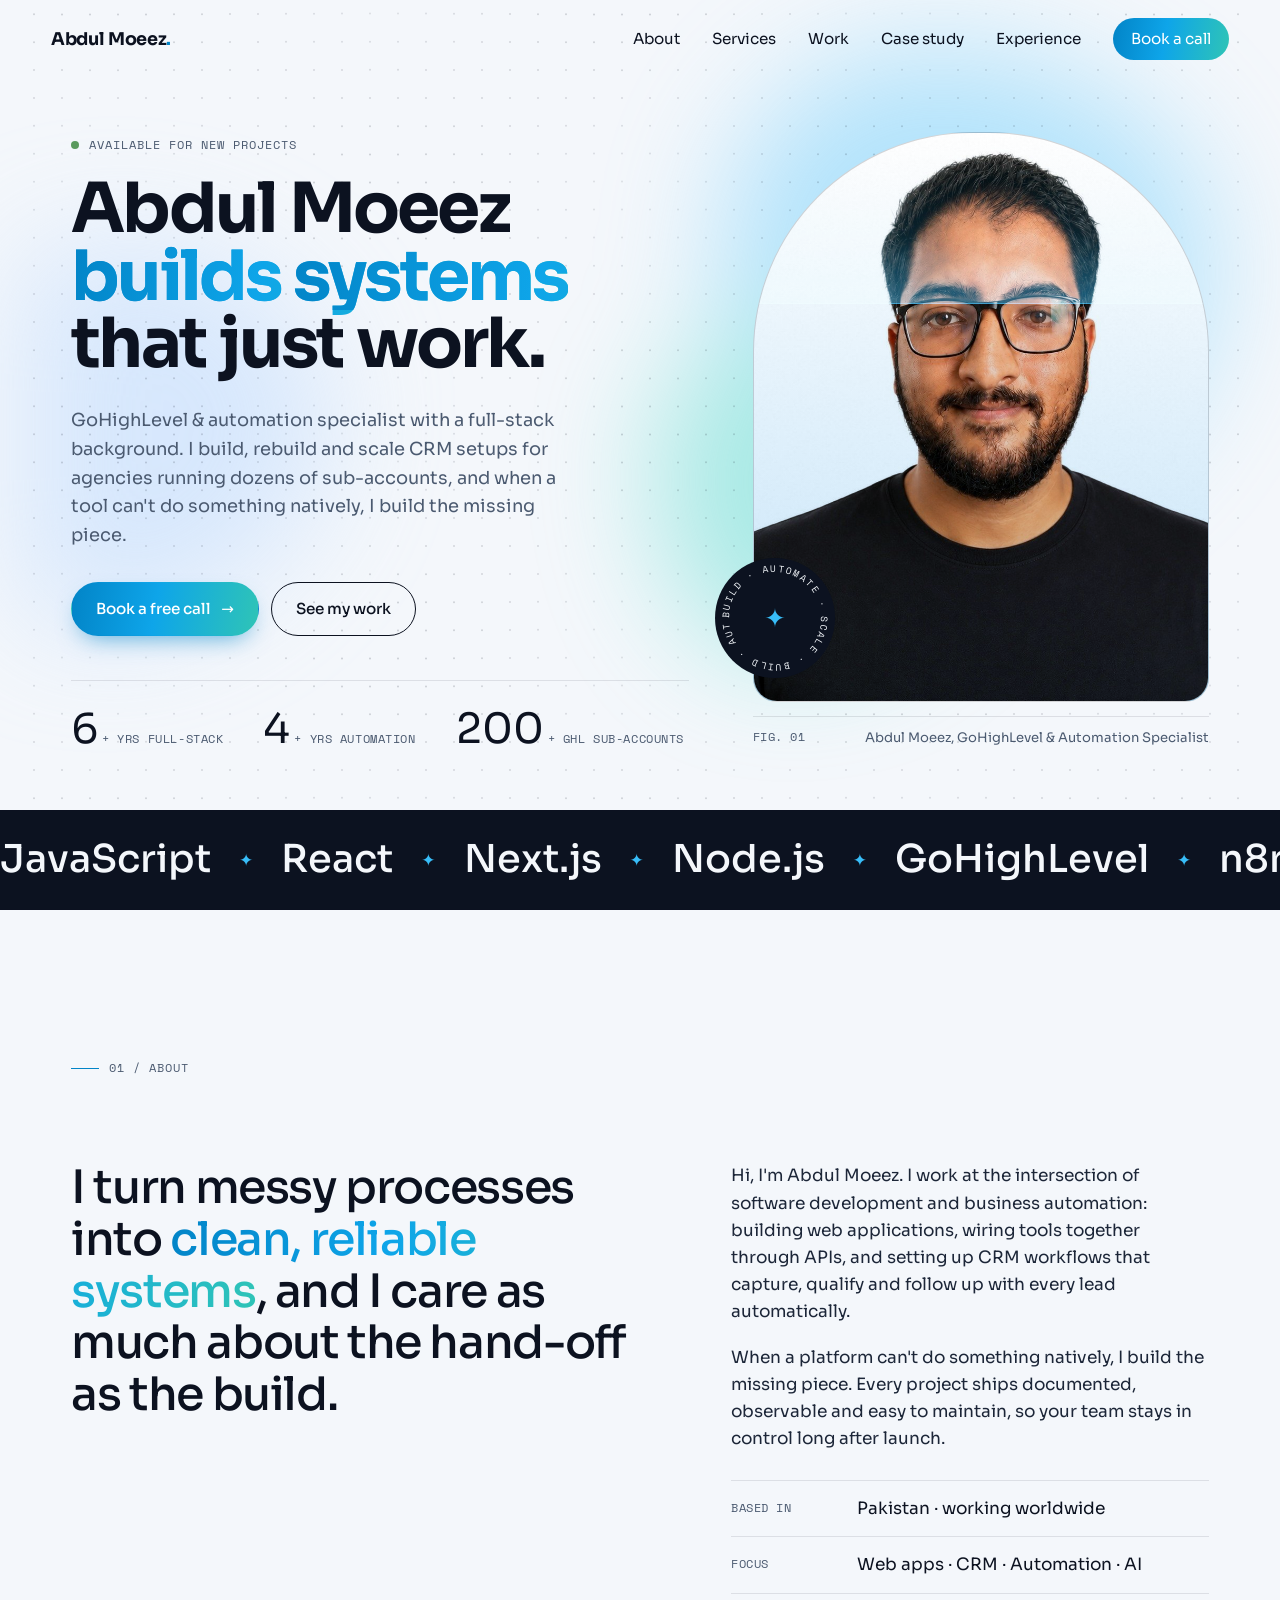
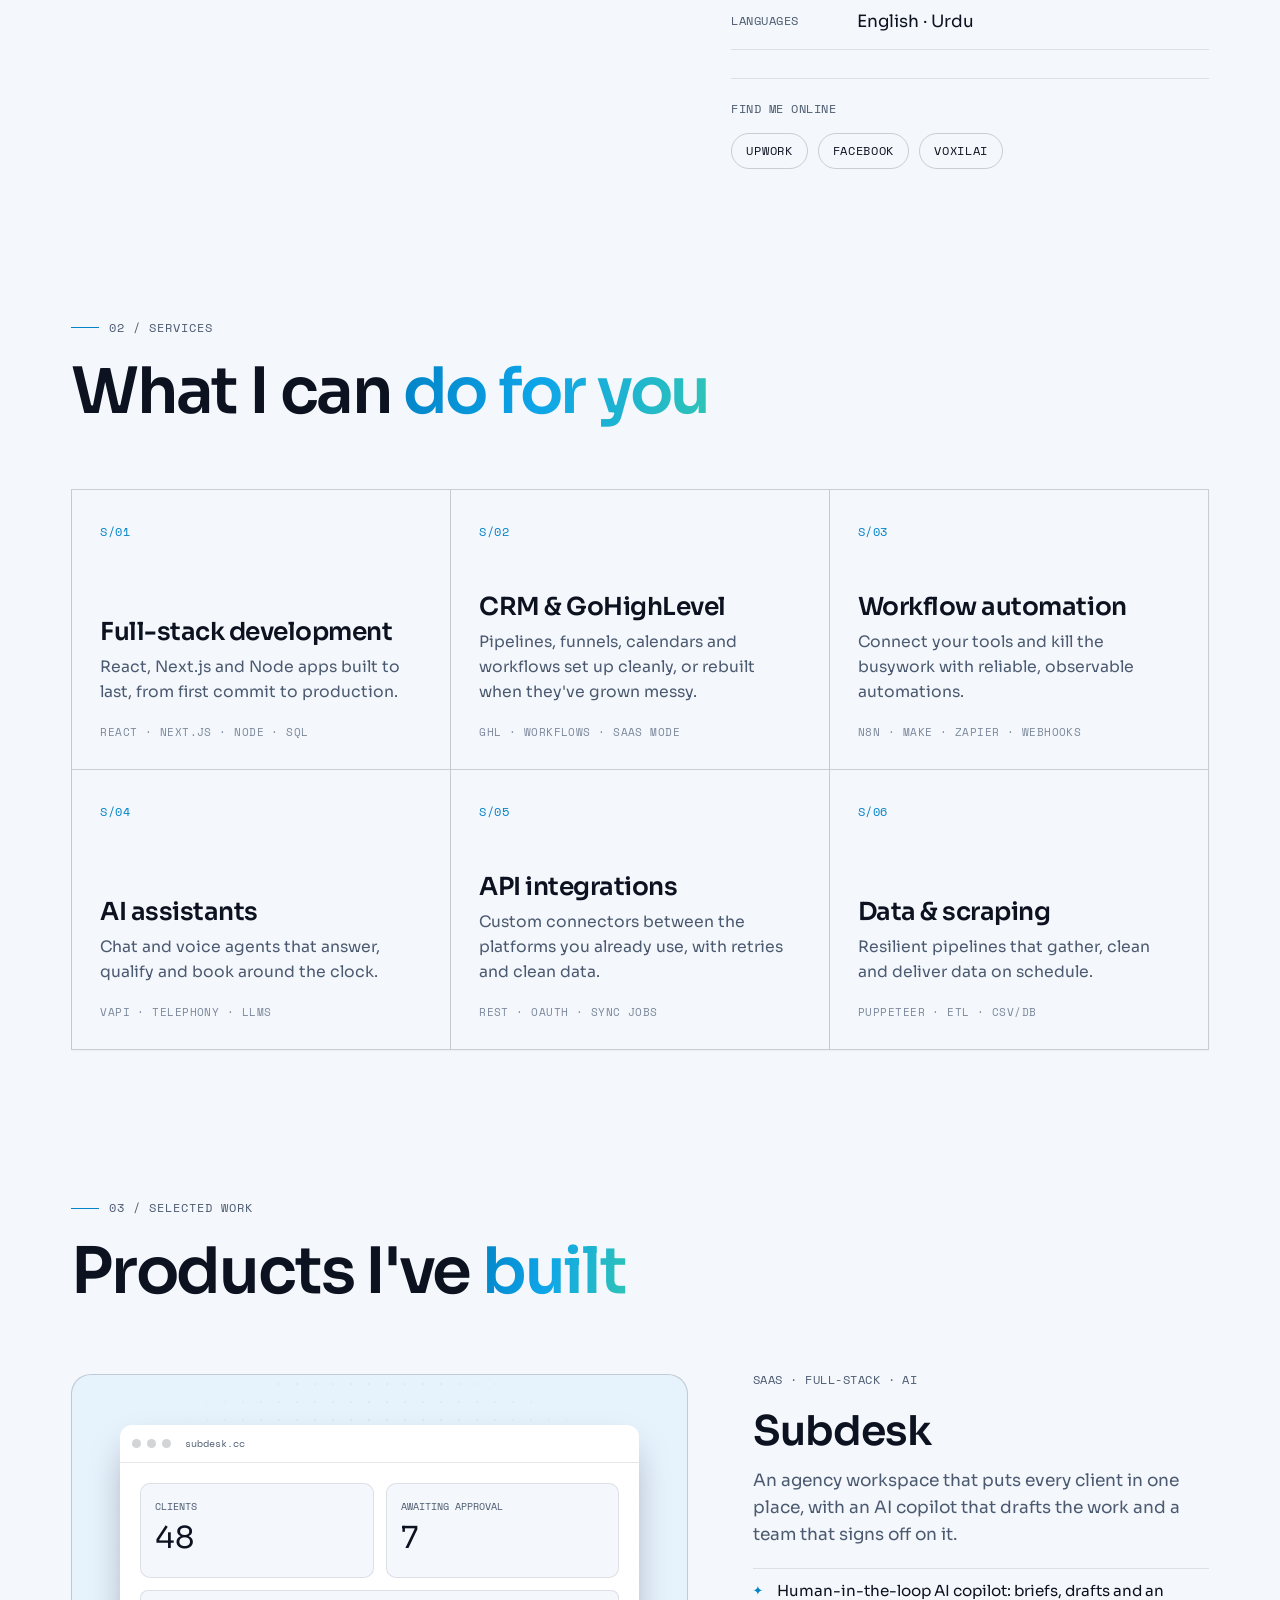
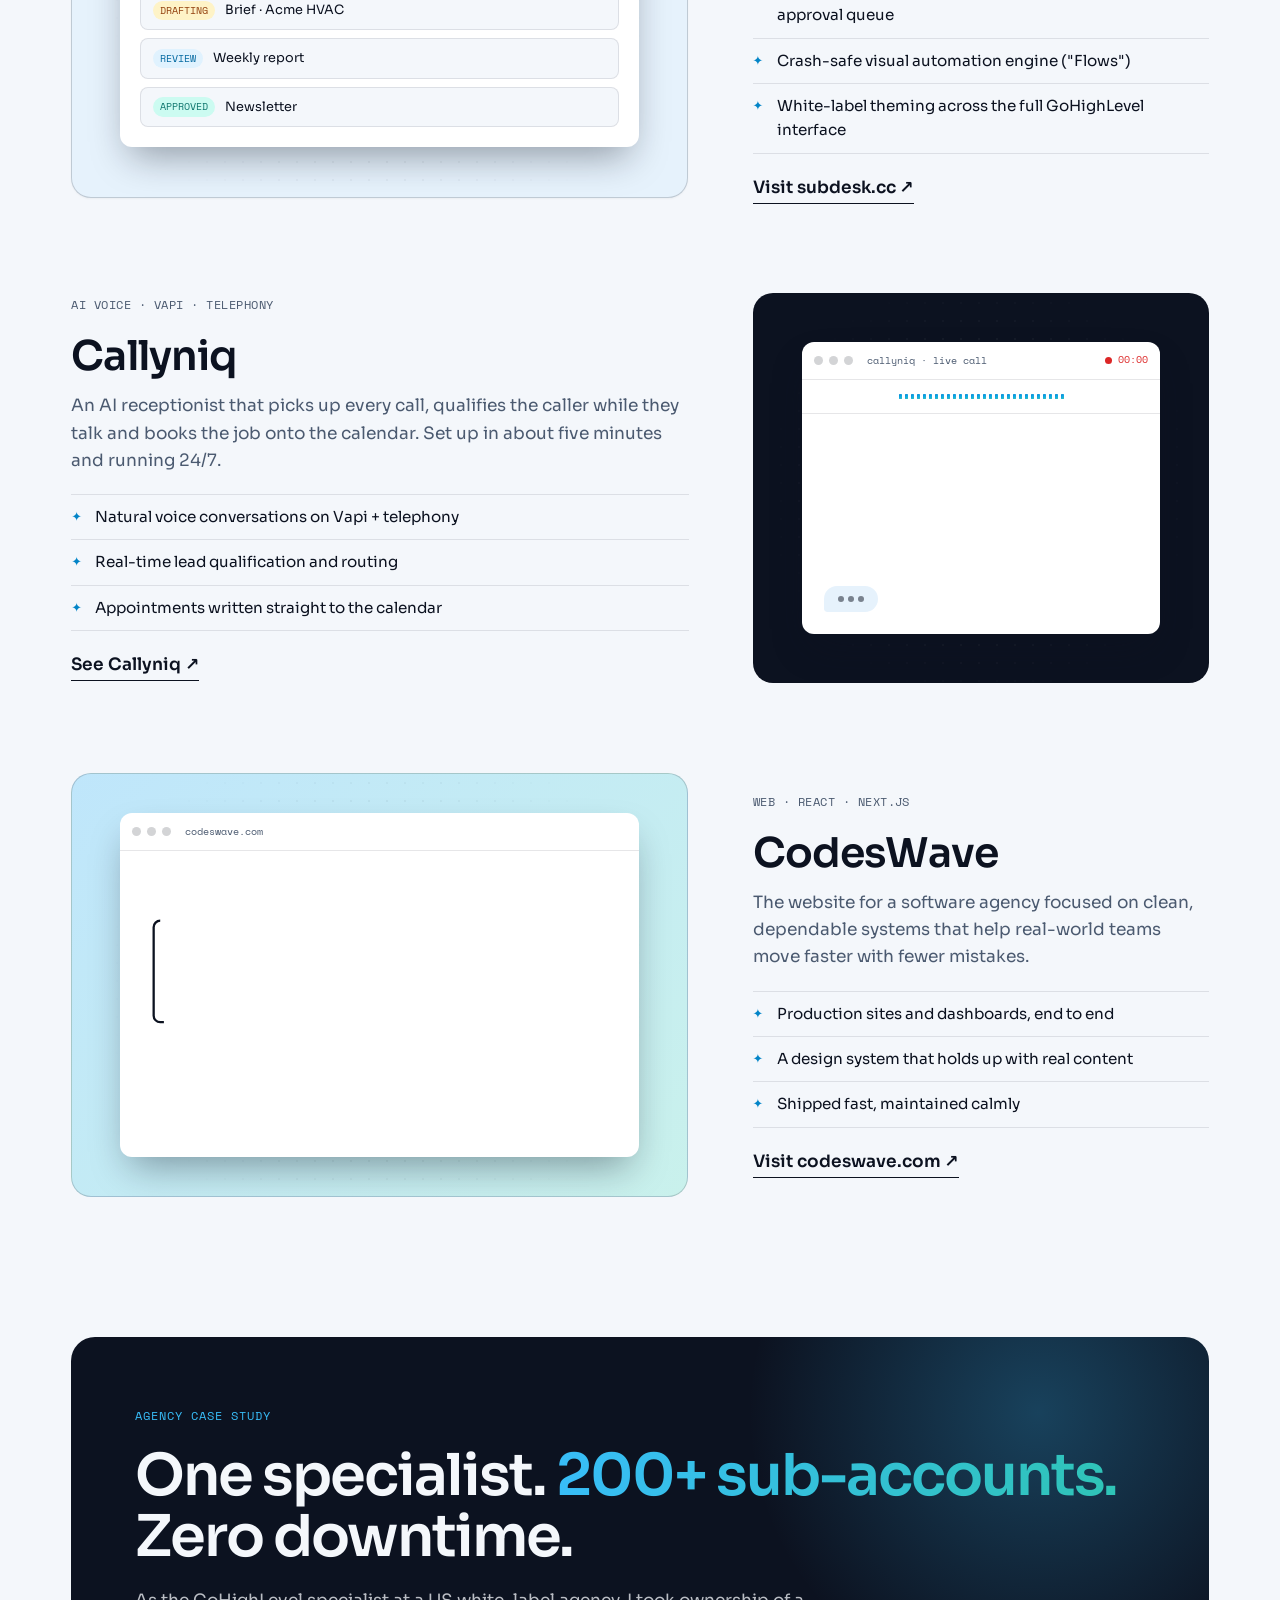
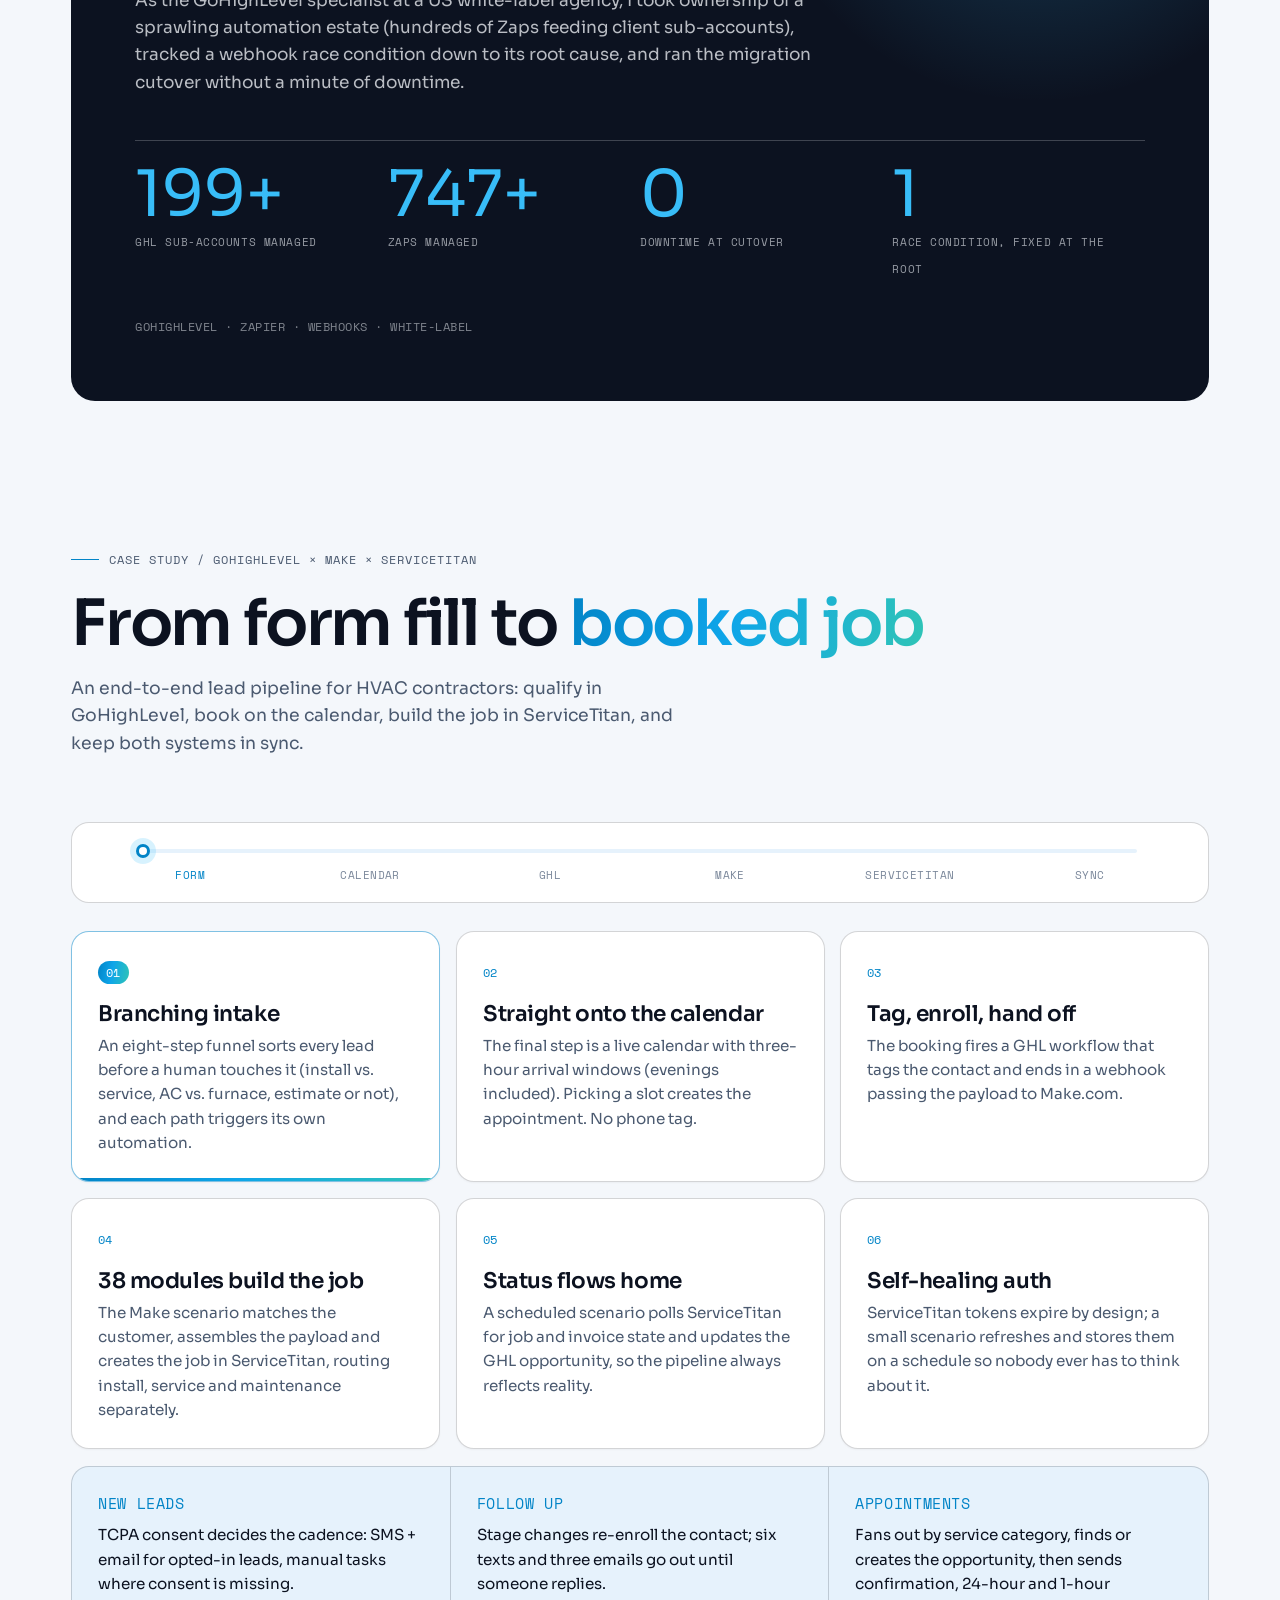
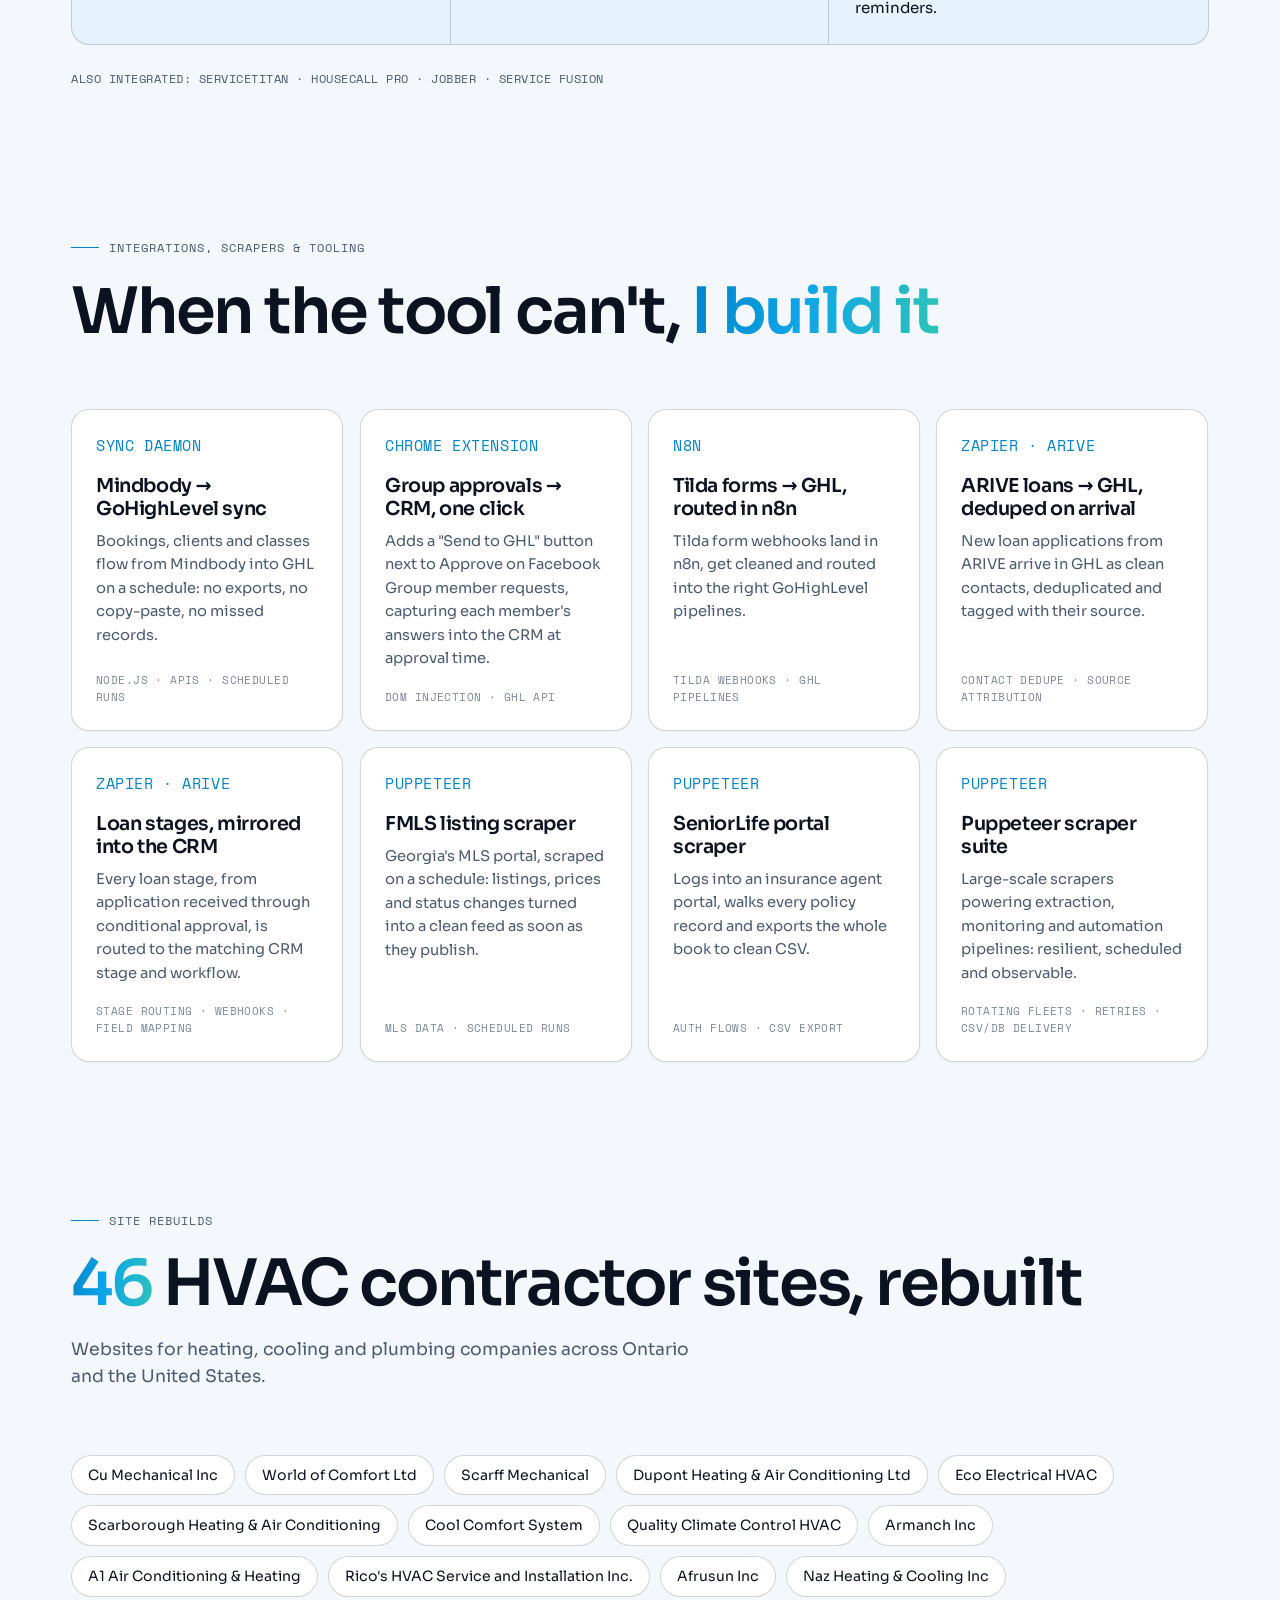
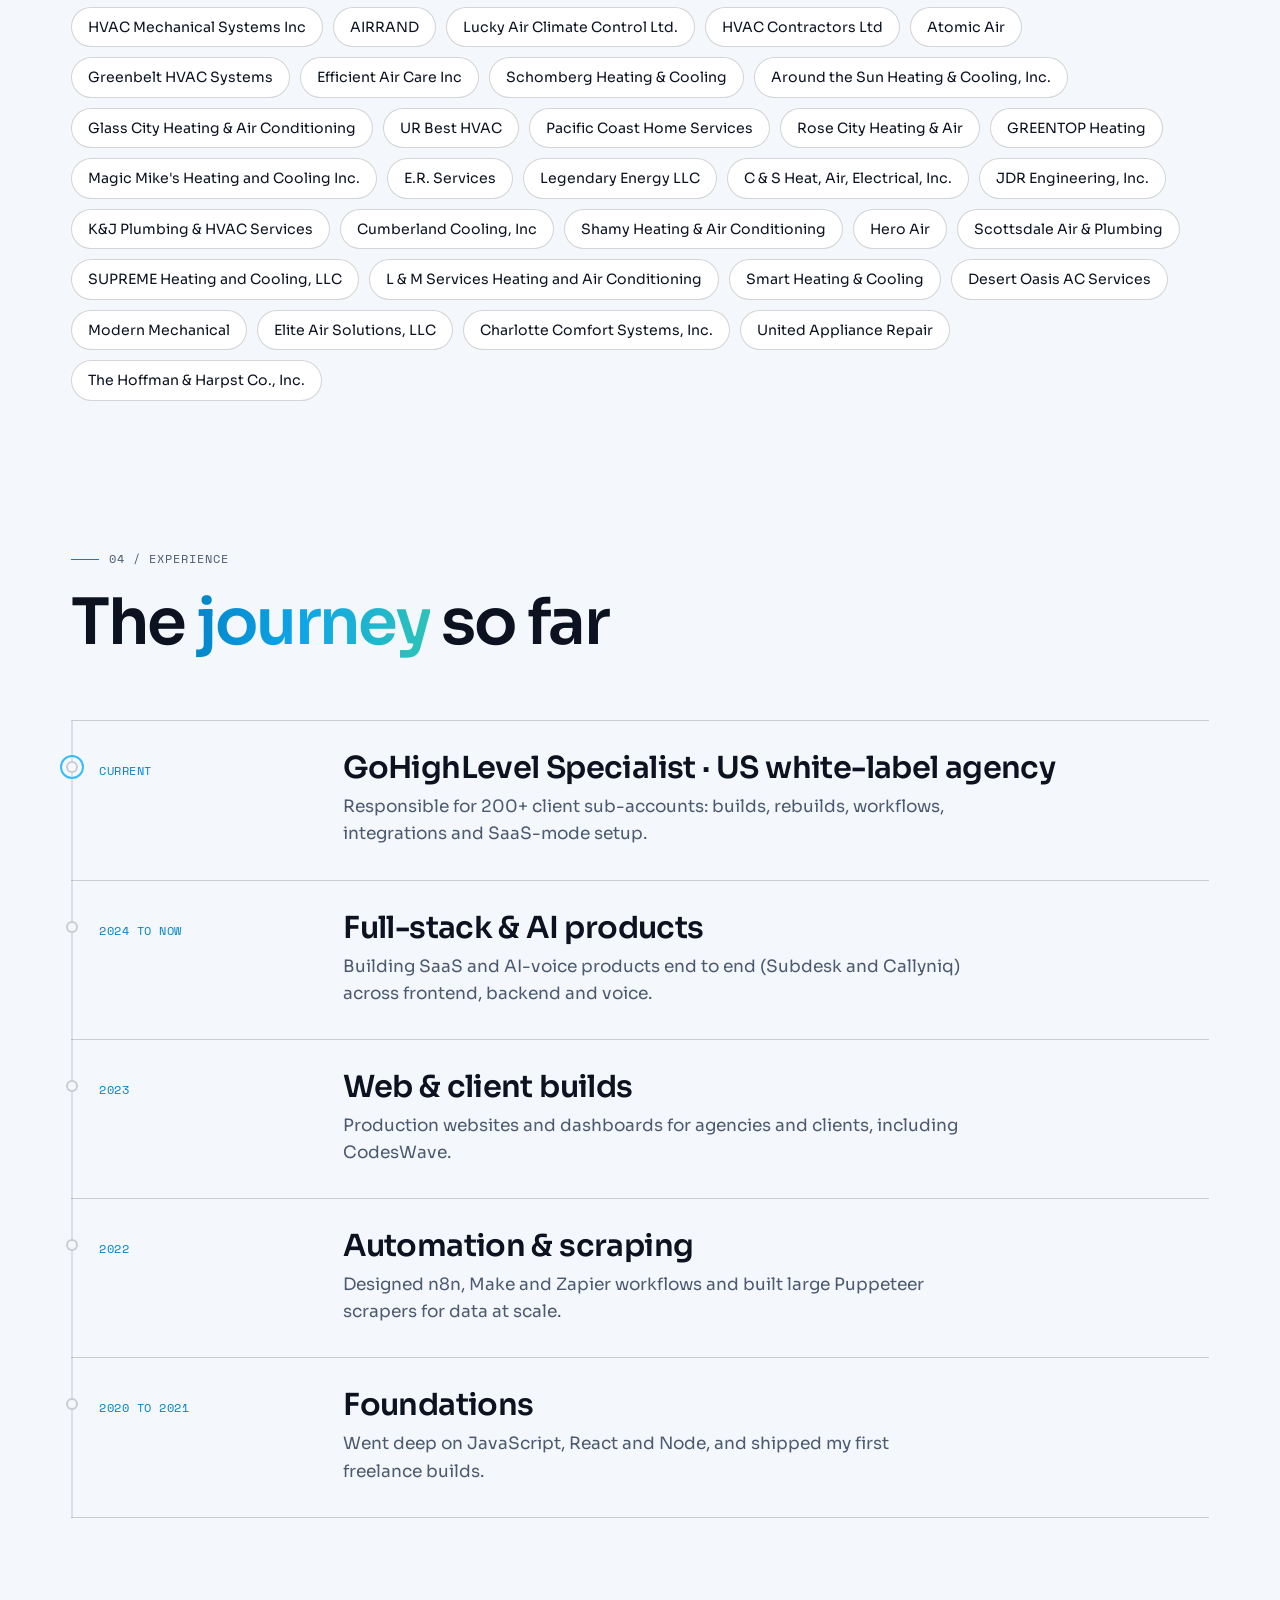
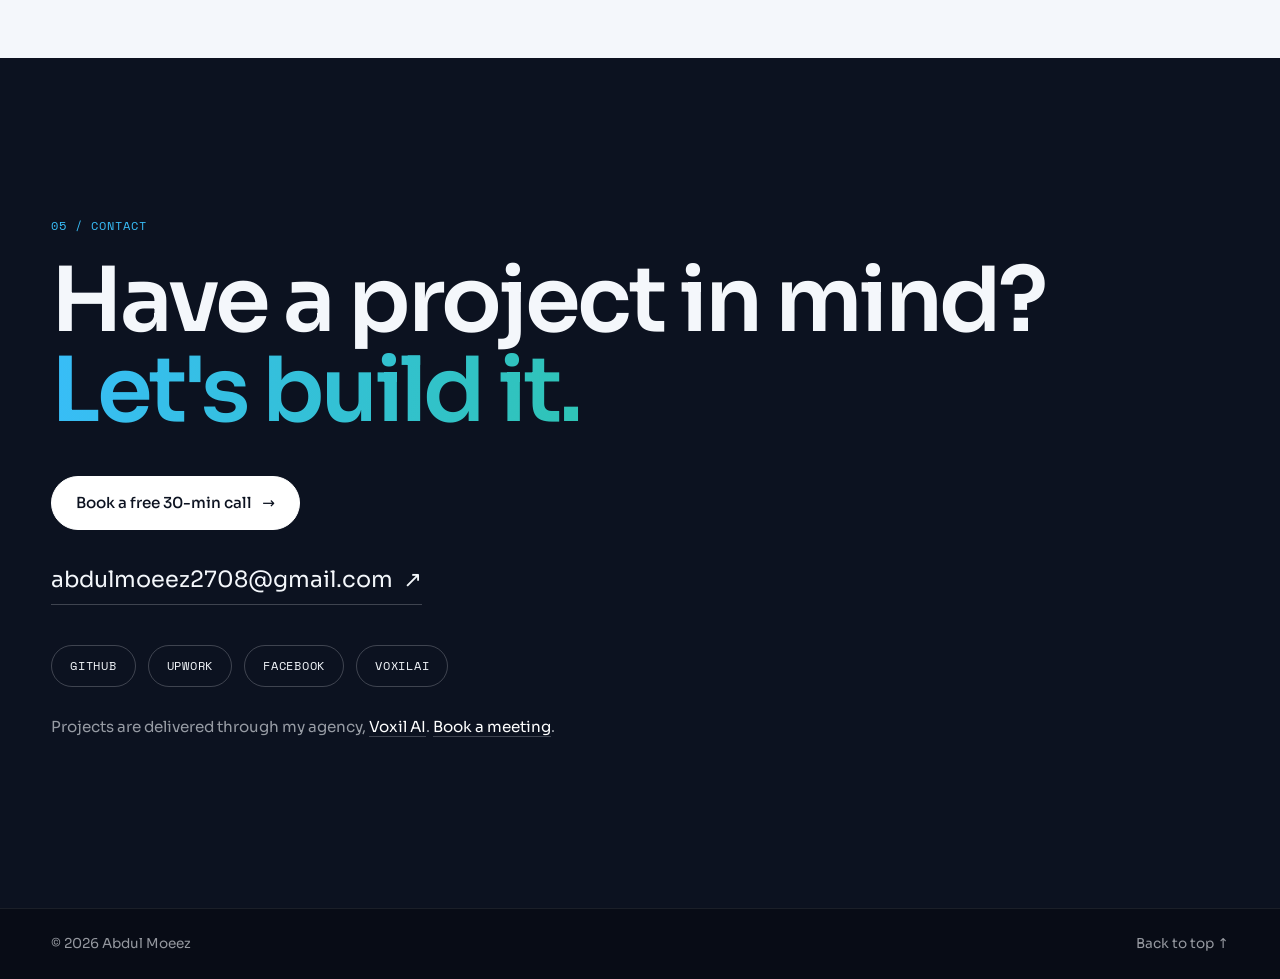
<file: index.html>
<!doctype html>
<html lang="en">
<head>
  <meta charset="utf-8" />
  <meta name="viewport" content="width=device-width, initial-scale=1" />
  <title>Abdul Moeez | AI Automation &amp; AI Agents | Voxilai</title>
  <meta name="description" content="Abdul Moeez, Founder of Voxilai. I help small businesses turn missed calls into booked appointments. I build AI automation systems, AI agents and follow-up workflows." />
  <meta name="author" content="Abdul Moeez" />
  <meta name="google-site-verification" content="2t5W5nSGOhqLb2nnvXuM35Zk8S0_WPzQCuNc-g8E5sQ" />
  <meta name="theme-color" content="#f4f7fb" />
  <link rel="canonical" href="https://abdulmoeezhassan.github.io/" />
  <link rel="describedby" href="https://abdulmoeezhassan.github.io/llms.txt" />

  <meta property="og:type" content="profile" />
  <meta property="og:site_name" content="Abdul Moeez" />
  <meta property="og:title" content="Abdul Moeez | AI Automation &amp; AI Agents | Voxilai" />
  <meta property="og:description" content="Founder of Voxilai. I help small businesses turn missed calls into booked appointments with AI automation systems, AI agents and follow-up workflows." />
  <meta property="og:url" content="https://abdulmoeezhassan.github.io/" />
  <meta property="og:image" content="https://abdulmoeezhassan.github.io/images/abdul-moeez.jpg" />
  <meta property="og:image:alt" content="Portrait of Abdul Moeez" />
  <meta property="profile:first_name" content="Abdul" />
  <meta property="profile:last_name" content="Moeez" />

  <meta name="twitter:card" content="summary_large_image" />
  <meta name="twitter:title" content="Abdul Moeez | AI Automation &amp; AI Agents | Voxilai" />
  <meta name="twitter:description" content="Founder of Voxilai. I help small businesses turn missed calls into booked appointments with AI automation systems, AI agents and follow-up workflows." />
  <meta name="twitter:image" content="https://abdulmoeezhassan.github.io/images/abdul-moeez.jpg" />
  <meta name="twitter:image:alt" content="Portrait of Abdul Moeez" />

  <script type="application/ld+json">
  {
    "@context": "https://schema.org",
    "@type": "Person",
    "@id": "https://abdulmoeezhassan.github.io/#person",
    "name": "Abdul Moeez",
    "jobTitle": "Founder",
    "description": "I help small businesses turn missed calls into booked appointments. I build AI automation systems, AI agents and follow-up workflows.",
    "url": "https://abdulmoeezhassan.github.io/",
    "image": "https://abdulmoeezhassan.github.io/images/abdul-moeez.jpg",
    "worksFor": {
      "@type": "Organization",
      "name": "Voxilai",
      "url": "https://www.voxilai.tech/"
    },
    "knowsAbout": [
      "AI Automation",
      "n8n",
      "Make",
      "Zapier",
      "AI Agents",
      "GoHighLevel",
      "Missed-call text-back",
      "CRM follow-up automation"
    ],
    "sameAs": [
      "https://www.upwork.com/freelancers/~0104212f2b3804d7d5",
      "https://www.facebook.com/profile.php?id=61564385205233",
      "https://www.voxilai.tech/"
    ]
  }
  </script>
  <script type="application/ld+json">
  {
    "@context": "https://schema.org",
    "@type": "Organization",
    "@id": "https://www.voxilai.tech/#organization",
    "name": "Voxilai",
    "url": "https://www.voxilai.tech/",
    "description": "Voxilai helps small businesses turn missed calls into booked appointments with AI automation systems, AI agents and follow-up workflows.",
    "founder": {
      "@id": "https://abdulmoeezhassan.github.io/#person"
    }
  }
  </script>

  <link rel="icon" href="data:image/svg+xml,<svg xmlns='http://www.w3.org/2000/svg' viewBox='0 0 64 64'><rect width='64' height='64' rx='14' fill='%230c1220'/><text x='50%25' y='56%25' text-anchor='middle' dominant-baseline='middle' font-family='Arial,sans-serif' font-weight='700' font-size='28' fill='%2338bdf8'>am</text></svg>" />
  <link rel="preconnect" href="https://fonts.googleapis.com" />
  <link rel="preconnect" href="https://fonts.gstatic.com" crossorigin />
  <link href="https://fonts.googleapis.com/css2?family=Sora:wght@300..800&family=Space+Mono:ital,wght@0,400;0,700;1,400&display=swap" rel="stylesheet" />
  <link rel="stylesheet" href="style.css" />
</head>
<body>
  <div class="progress" aria-hidden="true"></div>
  <div class="cursor" aria-hidden="true"><span class="cursor__dot"></span><span class="cursor__ring"></span></div>
  <!-- ============ NAV ============ -->
  <header class="nav" id="nav">
    <a href="#top" class="nav__logo">Abdul&nbsp;Moeez<span>.</span></a>
    <nav class="nav__links" id="navLinks">
      <a href="#about">About</a>
      <a href="#services">Services</a>
      <a href="#work">Work</a>
      <a href="#pipeline">Case study</a>
      <a href="#experience">Experience</a>
      <a href="https://www.voxilai.tech/book-meeting.html" class="nav__cta" data-magnetic target="_blank" rel="noopener">Book a call</a>
    </nav>
    <button class="nav__toggle" id="navToggle" aria-label="Open menu" aria-expanded="false">
      <span></span><span></span>
    </button>
  </header>

  <main id="top">
    <!-- ============ HERO ============ -->
    <section class="hero">
      <canvas class="hero__canvas" aria-hidden="true"></canvas>
      <div class="hero__blobs" aria-hidden="true"><i></i><i></i><i></i></div>
      <div class="hero__grid">
        <div class="hero__text">
          <p class="mono-label reveal"><span class="dot"></span> Available for new projects</p>
          <h1 class="hero__title" data-split>
            Abdul Moeez<br />
            <em>builds systems</em><br />
            that just work.
          </h1>
          <p class="hero__lede reveal">
            GoHighLevel &amp; automation specialist with a full-stack background. I build, rebuild
            and scale CRM setups for agencies running dozens of sub-accounts, and when a tool
            can't do something natively, I build the missing piece.
          </p>
          <div class="hero__actions reveal">
            <a href="https://www.voxilai.tech/book-meeting.html" data-magnetic class="btn btn--blue" target="_blank" rel="noopener">Book a free call <span aria-hidden="true">→</span></a>
            <a href="#work" data-magnetic class="btn btn--ghost">See my work</a>
          </div>
          <ul class="hero__meta reveal">
            <li><strong data-count="6">0</strong><span>+ yrs full-stack</span></li>
            <li><strong data-count="4">0</strong><span>+ yrs automation</span></li>
            <li><strong data-count="200">0</strong><span>+ GHL sub-accounts</span></li>
          </ul>
        </div>

        <figure class="hero__portrait reveal" data-tilt="6">
          <div class="portrait__frame">
            <span class="portrait__glare" aria-hidden="true"></span>
            <span class="portrait__scan" aria-hidden="true"></span>
            <img src="images/abdul-moeez.jpg" alt="Portrait of Abdul Moeez" width="1402" height="1122" fetchpriority="high" />
          </div>
          <figcaption class="portrait__tag">
            <span class="mono">FIG. 01</span>
            <span>Abdul Moeez, GoHighLevel &amp; Automation Specialist</span>
          </figcaption>
          <div class="portrait__stamp" aria-hidden="true">
            <svg viewBox="0 0 120 120">
              <defs><path id="circle" d="M60,60 m-46,0 a46,46 0 1,1 92,0 a46,46 0 1,1 -92,0" /></defs>
              <text><textPath href="#circle">BUILD · AUTOMATE · SCALE · BUILD · AUTOMATE · SCALE ·</textPath></text>
            </svg>
            <span>✦</span>
          </div>
        </figure>
      </div>
    </section>

    <!-- ============ MARQUEE ============ -->
    <div class="marquee" aria-hidden="true">
      <div class="marquee__track">
        <span>JavaScript</span><i>✦</i><span>React</span><i>✦</i><span>Next.js</span><i>✦</i><span>Node.js</span><i>✦</i>
        <span>GoHighLevel</span><i>✦</i><span>n8n</span><i>✦</i><span>Make</span><i>✦</i><span>Zapier</span><i>✦</i>
        <span>APIs &amp; Webhooks</span><i>✦</i><span>AI Agents</span><i>✦</i>
        <span>JavaScript</span><i>✦</i><span>React</span><i>✦</i><span>Next.js</span><i>✦</i><span>Node.js</span><i>✦</i>
        <span>GoHighLevel</span><i>✦</i><span>n8n</span><i>✦</i><span>Make</span><i>✦</i><span>Zapier</span><i>✦</i>
        <span>APIs &amp; Webhooks</span><i>✦</i><span>AI Agents</span><i>✦</i>
      </div>
    </div>

    <!-- ============ ABOUT ============ -->
    <section class="section about" id="about">
      <div class="section__head reveal">
        <p class="mono-label">01 / About</p>
      </div>
      <div class="about__grid">
        <h2 class="about__statement reveal">
          I turn messy processes into <em>clean, reliable systems</em>,
          and I care as much about the hand-off as the build.
        </h2>
        <div class="about__body reveal">
          <p>
            Hi, I'm Abdul Moeez. I work at the intersection of software development and business
            automation: building web applications, wiring tools together through APIs, and setting up
            CRM workflows that capture, qualify and follow up with every lead automatically.
          </p>
          <p>
            When a platform can't do something natively, I build the missing piece. Every project ships
            documented, observable and easy to maintain, so your team stays in control long after launch.
          </p>
          <ul class="about__facts">
            <li><span class="mono">Based in</span> Pakistan · working worldwide</li>
            <li><span class="mono">Focus</span> Web apps · CRM · Automation · AI</li>
            <li><span class="mono">Languages</span> English · Urdu</li>
          </ul>
          <div class="about__online">
            <p class="mono">Find me online</p>
            <nav class="about__online-links" aria-label="Find me online">
              <a href="https://www.upwork.com/freelancers/~0104212f2b3804d7d5" target="_blank" rel="me noopener noreferrer">Upwork</a>
              <a href="https://www.facebook.com/profile.php?id=61564385205233" target="_blank" rel="me noopener noreferrer">Facebook</a>
              <a href="https://www.voxilai.tech/" target="_blank" rel="me noopener noreferrer">Voxilai</a>
            </nav>
          </div>
        </div>
      </div>
    </section>

    <!-- ============ SERVICES ============ -->
    <section class="section services" id="services">
      <div class="section__head reveal">
        <p class="mono-label">02 / Services</p>
        <h2 class="section__title wipe">What I can <em>do for you</em></h2>
      </div>
      <div class="services__grid">
        <article class="service reveal">
          <span class="service__num mono">S/01</span>
          <h3>Full-stack development</h3>
          <p>React, Next.js and Node apps built to last, from first commit to production.</p>
          <p class="service__tags mono">React · Next.js · Node · SQL</p>
        </article>
        <article class="service reveal">
          <span class="service__num mono">S/02</span>
          <h3>CRM &amp; GoHighLevel</h3>
          <p>Pipelines, funnels, calendars and workflows set up cleanly, or rebuilt when they've grown messy.</p>
          <p class="service__tags mono">GHL · Workflows · SaaS mode</p>
        </article>
        <article class="service reveal">
          <span class="service__num mono">S/03</span>
          <h3>Workflow automation</h3>
          <p>Connect your tools and kill the busywork with reliable, observable automations.</p>
          <p class="service__tags mono">n8n · Make · Zapier · Webhooks</p>
        </article>
        <article class="service reveal">
          <span class="service__num mono">S/04</span>
          <h3>AI assistants</h3>
          <p>Chat and voice agents that answer, qualify and book around the clock.</p>
          <p class="service__tags mono">Vapi · Telephony · LLMs</p>
        </article>
        <article class="service reveal">
          <span class="service__num mono">S/05</span>
          <h3>API integrations</h3>
          <p>Custom connectors between the platforms you already use, with retries and clean data.</p>
          <p class="service__tags mono">REST · OAuth · Sync jobs</p>
        </article>
        <article class="service reveal">
          <span class="service__num mono">S/06</span>
          <h3>Data &amp; scraping</h3>
          <p>Resilient pipelines that gather, clean and deliver data on schedule.</p>
          <p class="service__tags mono">Puppeteer · ETL · CSV/DB</p>
        </article>
      </div>
    </section>

    <!-- ============ WORK ============ -->
    <section class="section work" id="work">
      <div class="section__head reveal">
        <p class="mono-label">03 / Selected work</p>
        <h2 class="section__title wipe">Products I've <em>built</em></h2>
      </div>

      <div class="work__list">
        <article class="project reveal">
          <div data-tilt="4" class="project__visual project__visual--a" aria-hidden="true">
            <div class="mock">
              <div class="mock__bar"><i></i><i></i><i></i><small>subdesk.cc</small></div>
              <div class="mock__dash">
                <div class="kpi"><small>Clients</small><strong>48</strong></div>
                <div class="kpi"><small>Awaiting approval</small><strong id="sdWait">7</strong></div>
                <div class="mock__rows" id="sdRows"><span><b class="st st--draft">Drafting</b>Brief · Acme HVAC</span><span><b class="st st--wait">Review</b>Weekly report</span><span><b class="st st--ok">Approved</b>Newsletter</span></div>
              </div>
            </div>
          </div>
          <div class="project__info">
            <p class="mono project__kicker">SaaS · Full-stack · AI</p>
            <h3>Subdesk</h3>
            <p>An agency workspace that puts every client in one place, with an AI copilot that drafts the work and a team that signs off on it.</p>
            <ul class="project__points">
              <li>Human-in-the-loop AI copilot: briefs, drafts and an approval queue</li>
              <li>Crash-safe visual automation engine ("Flows")</li>
              <li>White-label theming across the full GoHighLevel interface</li>
            </ul>
            <a class="project__link" href="https://subdesk.cc/" target="_blank" rel="noopener">Visit subdesk.cc ↗</a>
          </div>
        </article>

        <article class="project project--flip reveal">
          <div data-tilt="4" class="project__visual project__visual--c" aria-hidden="true">
            <div class="mock">
              <div class="mock__bar"><i></i><i></i><i></i><small>callyniq · live call</small><span class="live"><i></i><span id="callTimer">00:00</span></span></div>
              <div class="wave" aria-hidden="true"><i style="--d:0.0s"></i><i style="--d:0.1s"></i><i style="--d:0.2s"></i><i style="--d:0.3s"></i><i style="--d:0.4s"></i><i style="--d:0.5s"></i><i style="--d:0.6s"></i><i style="--d:0.7s"></i><i style="--d:0.8s"></i><i style="--d:0.0s"></i><i style="--d:0.1s"></i><i style="--d:0.2s"></i><i style="--d:0.3s"></i><i style="--d:0.4s"></i><i style="--d:0.5s"></i><i style="--d:0.6s"></i><i style="--d:0.7s"></i><i style="--d:0.8s"></i><i style="--d:0.0s"></i><i style="--d:0.1s"></i><i style="--d:0.2s"></i><i style="--d:0.3s"></i><i style="--d:0.4s"></i><i style="--d:0.5s"></i><i style="--d:0.6s"></i><i style="--d:0.7s"></i><i style="--d:0.8s"></i><i style="--d:0.0s"></i></div>
              <div class="mock__chat" id="chat"></div>
            </div>
          </div>
          <div class="project__info">
            <p class="mono project__kicker">AI voice · Vapi · Telephony</p>
            <h3>Callyniq</h3>
            <p>An AI receptionist that picks up every call, qualifies the caller while they talk and books the job onto the calendar. Set up in about five minutes and running 24/7.</p>
            <ul class="project__points">
              <li>Natural voice conversations on Vapi + telephony</li>
              <li>Real-time lead qualification and routing</li>
              <li>Appointments written straight to the calendar</li>
            </ul>
            <a class="project__link" href="https://callyniq.onrender.com/" target="_blank" rel="noopener">See Callyniq ↗</a>
          </div>
        </article>

        <article class="project reveal">
          <div data-tilt="4" class="project__visual project__visual--b" aria-hidden="true">
            <div class="mock">
              <div class="mock__bar"><i></i><i></i><i></i><small>codeswave.com</small></div>
              <svg class="mock__wire" viewBox="0 0 300 170" aria-hidden="true">
                <rect class="d" x="12" y="10" width="276" height="14" rx="3"/>
                <rect class="d" x="12" y="34" width="276" height="62" rx="4"/>
                <line class="d" x1="28" y1="52" x2="150" y2="52"/>
                <line class="d" x1="28" y1="64" x2="120" y2="64"/>
                <rect class="d" x="28" y="76" width="44" height="10" rx="5"/>
                <rect class="d" x="12" y="106" width="86" height="54" rx="4"/>
                <rect class="d" x="107" y="106" width="86" height="54" rx="4"/>
                <rect class="d" x="202" y="106" width="86" height="54" rx="4"/>
              </svg>
            </div>
          </div>
          <div class="project__info">
            <p class="mono project__kicker">Web · React · Next.js</p>
            <h3>CodesWave</h3>
            <p>The website for a software agency focused on clean, dependable systems that help real-world teams move faster with fewer mistakes.</p>
            <ul class="project__points">
              <li>Production sites and dashboards, end to end</li>
              <li>A design system that holds up with real content</li>
              <li>Shipped fast, maintained calmly</li>
            </ul>
            <a class="project__link" href="https://www.codeswave.com/" target="_blank" rel="noopener">Visit codeswave.com ↗</a>
          </div>
        </article>
      </div>
    </section>

    <!-- ============ AGENCY CASE STUDY ============ -->
    <section class="section case" id="agency">
      <div class="case__card reveal">
        <div class="case__head">
          <p class="mono-label mono-label--light">Agency case study</p>
          <h2>One specialist. <em>200+ sub-accounts.</em> Zero downtime.</h2>
          <p>As the GoHighLevel specialist at a US white-label agency, I took ownership of a sprawling automation estate (hundreds of Zaps feeding client sub-accounts), tracked a webhook race condition down to its root cause, and ran the migration cutover without a minute of downtime.</p>
        </div>
        <ul class="case__stats">
          <li><strong data-count="200" data-suffix="+">0</strong><span>GHL sub-accounts managed</span></li>
          <li><strong data-count="750" data-suffix="+">0</strong><span>Zaps managed</span></li>
          <li><strong>0</strong><span>Downtime at cutover</span></li>
          <li><strong>1</strong><span>Race condition, fixed at the root</span></li>
        </ul>
        <p class="case__tags mono">GoHighLevel · Zapier · Webhooks · White-label</p>
      </div>
    </section>

    <!-- ============ HVAC PIPELINE ============ -->
    <section class="section pipeline" id="pipeline">
      <div class="section__head reveal">
        <p class="mono-label">Case study / GoHighLevel × Make × ServiceTitan</p>
        <h2 class="section__title wipe">From form fill to <em>booked job</em></h2>
        <p class="section__lede">An end-to-end lead pipeline for HVAC contractors: qualify in GoHighLevel, book on the calendar, build the job in ServiceTitan, and keep both systems in sync.</p>
      </div>
      <div class="rail reveal" aria-hidden="true">
        <div class="rail__line"><span class="rail__fill"></span><span class="rail__packet"></span></div>
        <ol class="rail__nodes"><li>Form</li><li>Calendar</li><li>GHL</li><li>Make</li><li>ServiceTitan</li><li>Sync</li></ol>
      </div>
      <ol class="steps">
        <li class="reveal" data-tilt="5"><span class="mono">01</span><h3>Branching intake</h3><p>An eight-step funnel sorts every lead before a human touches it (install vs. service, AC vs. furnace, estimate or not), and each path triggers its own automation.</p></li>
        <li class="reveal" data-tilt="5"><span class="mono">02</span><h3>Straight onto the calendar</h3><p>The final step is a live calendar with three-hour arrival windows (evenings included). Picking a slot creates the appointment. No phone tag.</p></li>
        <li class="reveal" data-tilt="5"><span class="mono">03</span><h3>Tag, enroll, hand off</h3><p>The booking fires a GHL workflow that tags the contact and ends in a webhook passing the payload to Make.com.</p></li>
        <li class="reveal" data-tilt="5"><span class="mono">04</span><h3>38 modules build the job</h3><p>The Make scenario matches the customer, assembles the payload and creates the job in ServiceTitan, routing install, service and maintenance separately.</p></li>
        <li class="reveal" data-tilt="5"><span class="mono">05</span><h3>Status flows home</h3><p>A scheduled scenario polls ServiceTitan for job and invoice state and updates the GHL opportunity, so the pipeline always reflects reality.</p></li>
        <li class="reveal" data-tilt="5"><span class="mono">06</span><h3>Self-healing auth</h3><p>ServiceTitan tokens expire by design; a small scenario refreshes and stores them on a schedule so nobody ever has to think about it.</p></li>
      </ol>
      <div class="flows reveal">
        <div><p class="mono">New leads</p><p>TCPA consent decides the cadence: SMS + email for opted-in leads, manual tasks where consent is missing.</p></div>
        <div><p class="mono">Follow up</p><p>Stage changes re-enroll the contact; six texts and three emails go out until someone replies.</p></div>
        <div><p class="mono">Appointments</p><p>Fans out by service category, finds or creates the opportunity, then sends confirmation, 24-hour and 1-hour reminders.</p></div>
      </div>
      <p class="pipeline__also mono reveal">Also integrated: ServiceTitan · Housecall Pro · Jobber · Service Fusion</p>
    </section>

    <!-- ============ INTEGRATIONS & TOOLING ============ -->
    <section class="section tools" id="integrations">
      <div class="section__head reveal">
        <p class="mono-label">Integrations, scrapers &amp; tooling</p>
        <h2 class="section__title wipe">When the tool can't, <em>I build it</em></h2>
      </div>
      <div class="tools__grid">
        <article class="tool reveal" data-tilt="5"><p class="mono">Sync daemon</p><h3>Mindbody → GoHighLevel sync</h3><p>Bookings, clients and classes flow from Mindbody into GHL on a schedule: no exports, no copy-paste, no missed records.</p><p class="tool__tags mono">Node.js · APIs · Scheduled runs</p></article>
        <article class="tool reveal" data-tilt="5"><p class="mono">Chrome extension</p><h3>Group approvals → CRM, one click</h3><p>Adds a "Send to GHL" button next to Approve on Facebook Group member requests, capturing each member's answers into the CRM at approval time.</p><p class="tool__tags mono">DOM injection · GHL API</p></article>
        <article class="tool reveal" data-tilt="5"><p class="mono">n8n</p><h3>Tilda forms → GHL, routed in n8n</h3><p>Tilda form webhooks land in n8n, get cleaned and routed into the right GoHighLevel pipelines.</p><p class="tool__tags mono">Tilda webhooks · GHL pipelines</p></article>
        <article class="tool reveal" data-tilt="5"><p class="mono">Zapier · ARIVE</p><h3>ARIVE loans → GHL, deduped on arrival</h3><p>New loan applications from ARIVE arrive in GHL as clean contacts, deduplicated and tagged with their source.</p><p class="tool__tags mono">Contact dedupe · Source attribution</p></article>
        <article class="tool reveal" data-tilt="5"><p class="mono">Zapier · ARIVE</p><h3>Loan stages, mirrored into the CRM</h3><p>Every loan stage, from application received through conditional approval, is routed to the matching CRM stage and workflow.</p><p class="tool__tags mono">Stage routing · Webhooks · Field mapping</p></article>
        <article class="tool reveal" data-tilt="5"><p class="mono">Puppeteer</p><h3>FMLS listing scraper</h3><p>Georgia's MLS portal, scraped on a schedule: listings, prices and status changes turned into a clean feed as soon as they publish.</p><p class="tool__tags mono">MLS data · Scheduled runs</p></article>
        <article class="tool reveal" data-tilt="5"><p class="mono">Puppeteer</p><h3>SeniorLife portal scraper</h3><p>Logs into an insurance agent portal, walks every policy record and exports the whole book to clean CSV.</p><p class="tool__tags mono">Auth flows · CSV export</p></article>
        <article class="tool reveal" data-tilt="5"><p class="mono">Puppeteer</p><h3>Puppeteer scraper suite</h3><p>Large-scale scrapers powering extraction, monitoring and automation pipelines: resilient, scheduled and observable.</p><p class="tool__tags mono">Rotating fleets · Retries · CSV/DB delivery</p></article>
      </div>
    </section>

    <!-- ============ CLIENT SITES ============ -->
    <section class="section sites" id="sites">
      <div class="section__head reveal">
        <p class="mono-label">Site rebuilds</p>
        <h2 class="section__title wipe"><em>46</em> HVAC contractor sites, rebuilt</h2>
        <p class="section__lede">Websites for heating, cooling and plumbing companies across Ontario and the United States.</p>
      </div>
      <ul class="sites__list reveal">
          <li>Cu Mechanical Inc</li>
          <li>World of Comfort Ltd</li>
          <li>Scarff Mechanical</li>
          <li>Dupont Heating &amp; Air Conditioning Ltd</li>
          <li>Eco Electrical HVAC</li>
          <li>Scarborough Heating &amp; Air Conditioning</li>
          <li>Cool Comfort System</li>
          <li>Quality Climate Control HVAC</li>
          <li>Armanch Inc</li>
          <li>A1 Air Conditioning &amp; Heating</li>
          <li>Rico's HVAC Service and Installation Inc.</li>
          <li>Afrusun Inc</li>
          <li>Naz Heating &amp; Cooling Inc</li>
          <li>HVAC Mechanical Systems Inc</li>
          <li>AIRRAND</li>
          <li>Lucky Air Climate Control Ltd.</li>
          <li>HVAC Contractors Ltd</li>
          <li>Atomic Air</li>
          <li>Greenbelt HVAC Systems</li>
          <li>Efficient Air Care Inc</li>
          <li>Schomberg Heating &amp; Cooling</li>
          <li>Around the Sun Heating &amp; Cooling, Inc.</li>
          <li>Glass City Heating &amp; Air Conditioning</li>
          <li>UR Best HVAC</li>
          <li>Pacific Coast Home Services</li>
          <li>Rose City Heating &amp; Air</li>
          <li>GREENTOP Heating</li>
          <li>Magic Mike's Heating and Cooling Inc.</li>
          <li>E.R. Services</li>
          <li>Legendary Energy LLC</li>
          <li>C &amp; S Heat, Air, Electrical, Inc.</li>
          <li>JDR Engineering, Inc.</li>
          <li>K&amp;J Plumbing &amp; HVAC Services</li>
          <li>Cumberland Cooling, Inc</li>
          <li>Shamy Heating &amp; Air Conditioning</li>
          <li>Hero Air</li>
          <li>Scottsdale Air &amp; Plumbing</li>
          <li>SUPREME Heating and Cooling, LLC</li>
          <li>L &amp; M Services Heating and Air Conditioning</li>
          <li>Smart Heating &amp; Cooling</li>
          <li>Desert Oasis AC Services</li>
          <li>Modern Mechanical</li>
          <li>Elite Air Solutions, LLC</li>
          <li>Charlotte Comfort Systems, Inc.</li>
          <li>United Appliance Repair</li>
          <li>The Hoffman &amp; Harpst Co., Inc.</li>
      </ul>
    </section>

    <!-- ============ EXPERIENCE ============ -->
    <section class="section experience" id="experience">
      <div class="section__head reveal">
        <p class="mono-label">04 / Experience</p>
        <h2 class="section__title wipe">The <em>journey</em> so far</h2>
      </div>
      <ol class="timeline">
        <li class="reveal">
          <span class="timeline__date mono">Current</span>
          <div>
            <h3>GoHighLevel Specialist · US white-label agency</h3>
            <p>Responsible for 200+ client sub-accounts: builds, rebuilds, workflows, integrations and SaaS-mode setup.</p>
          </div>
        </li>
        <li class="reveal">
          <span class="timeline__date mono">2024 to Now</span>
          <div>
            <h3>Full-stack &amp; AI products</h3>
            <p>Building SaaS and AI-voice products end to end (Subdesk and Callyniq) across frontend, backend and voice.</p>
          </div>
        </li>
        <li class="reveal">
          <span class="timeline__date mono">2023</span>
          <div>
            <h3>Web &amp; client builds</h3>
            <p>Production websites and dashboards for agencies and clients, including CodesWave.</p>
          </div>
        </li>
        <li class="reveal">
          <span class="timeline__date mono">2022</span>
          <div>
            <h3>Automation &amp; scraping</h3>
            <p>Designed n8n, Make and Zapier workflows and built large Puppeteer scrapers for data at scale.</p>
          </div>
        </li>
        <li class="reveal">
          <span class="timeline__date mono">2020 to 2021</span>
          <div>
            <h3>Foundations</h3>
            <p>Went deep on JavaScript, React and Node, and shipped my first freelance builds.</p>
          </div>
        </li>
      </ol>
    </section>

    <!-- ============ CONTACT ============ -->
    <section class="contact" id="contact">
      <div class="contact__inner reveal">
        <p class="mono-label mono-label--light">05 / Contact</p>
        <h2>Have a project in mind?<br /><em>Let's build it.</em></h2>
        <div class="contact__actions">
          <a href="https://www.voxilai.tech/book-meeting.html" data-magnetic class="btn btn--light" target="_blank" rel="noopener">Book a free 30-min call <span aria-hidden="true">→</span></a>
        </div>
        <a class="contact__email" href="mailto:abdulmoeez2708@gmail.com">abdulmoeez2708@gmail.com <span aria-hidden="true">↗</span></a>
        <div class="contact__links">
          <a href="https://github.com/abdulmoeezhassan" target="_blank" rel="me noopener noreferrer">GitHub</a>
          <a href="https://www.upwork.com/freelancers/~0104212f2b3804d7d5" target="_blank" rel="me noopener noreferrer">Upwork</a>
          <a href="https://www.facebook.com/profile.php?id=61564385205233" target="_blank" rel="me noopener noreferrer">Facebook</a>
          <a href="https://www.voxilai.tech/" target="_blank" rel="me noopener noreferrer">Voxilai</a>
        </div>
        <p class="contact__agency">Projects are delivered through my agency, <a href="https://www.voxilai.tech/" target="_blank" rel="noopener">Voxil AI</a>. <a href="https://www.voxilai.tech/book-meeting.html" target="_blank" rel="noopener">Book a meeting</a>.</p>
      </div>
    </section>
  </main>

  <footer class="footer">
    <span>© <span id="year"></span> Abdul Moeez</span>
    <a href="#top">Back to top ↑</a>
  </footer>

  <script src="script.js"></script>
</body>
</html>
</file>
<file: style.css>
/* ========== Tokens ========== */
:root {
  /* Voxil AI palette: white + light blue */
  --paper: #f4f7fb;
  --surface-alt: #e6f2fc;
  --surface-card: #ffffff;
  --surface-tile: #ffffff;
  --ink: #0c1220;
  --ink-2: #1c2638;
  --taupe: #4b5a70;
  --taupe-2: #7b889b;
  --peach: #38bdf8;       /* accent on dark backgrounds */
  --terracotta: #0284c7;  /* primary accent */
  --teal: #2fc4b6;
  --footer-bg: #080c16;
  --line: rgba(12, 18, 32, 0.1);
  --line-strong: rgba(12, 18, 32, 0.18);
  --dline: rgba(244, 247, 251, 0.22);
  --grad: linear-gradient(100deg, #0284c7 0%, #0ea5e9 45%, #2fc4b6 100%);

  --font-sans: "Sora", system-ui, sans-serif;
  --font-serif: "Sora", system-ui, sans-serif;
  --font-mono: "Space Mono", ui-monospace, monospace;

  --gutter: clamp(16px, 4vw, 56px);
  --max: 1240px;
  --ease: cubic-bezier(0.2, 0.7, 0.2, 1);
}

*, *::before, *::after { box-sizing: border-box; }
html { scroll-behavior: smooth; }
body {
  margin: 0;
  background: var(--paper);
  color: var(--ink);
  font-family: var(--font-sans);
  font-size: 17px;
  line-height: 1.6;
  -webkit-font-smoothing: antialiased;
  overflow-x: hidden;
}
/* subtle paper grain */
body::before {
  content: "";
  position: fixed; inset: 0;
  pointer-events: none; z-index: 100;
  opacity: 0; mix-blend-mode: multiply;
  background-image: url("data:image/svg+xml,%3Csvg xmlns='http://www.w3.org/2000/svg' width='160' height='160'%3E%3Cfilter id='n'%3E%3CfeTurbulence type='fractalNoise' baseFrequency='.85' numOctaves='2' stitchTiles='stitch'/%3E%3CfeColorMatrix values='0 0 0 0 0.1 0 0 0 0 0.09 0 0 0 0 0.07 0 0 0 .08 0'/%3E%3C/filter%3E%3Crect width='100%25' height='100%25' filter='url(%23n)'/%3E%3C/svg%3E");
}
img { max-width: 100%; display: block; }
a { color: inherit; text-decoration: none; }
h1, h2, h3 { margin: 0; font-weight: 500; letter-spacing: -0.02em; line-height: 1.05; }
em { font-style: normal; font-weight: inherit; color: var(--terracotta); background: var(--grad); -webkit-background-clip: text; background-clip: text; -webkit-text-fill-color: transparent; }
.mono { font-family: var(--font-mono); font-size: 0.78rem; letter-spacing: 0.04em; text-transform: uppercase; }
::selection { background: var(--peach); color: var(--ink); }

.mono-label {
  display: inline-flex; align-items: center; gap: 10px;
  margin: 0 0 20px;
  font-family: var(--font-mono); font-size: 0.78rem; letter-spacing: 0.08em; text-transform: uppercase;
  color: var(--taupe);
}
.mono-label--light { color: var(--peach); }
.dot { width: 8px; height: 8px; border-radius: 50%; background: #5a9a5e; box-shadow: 0 0 0 0 rgba(90,154,94,.6); animation: pulse 2s infinite; }
@keyframes pulse { 70% { box-shadow: 0 0 0 10px rgba(90,154,94,0); } 100% { box-shadow: 0 0 0 0 rgba(90,154,94,0); } }

/* ========== Buttons ========== */
.btn {
  display: inline-flex; align-items: center; gap: 10px;
  padding: 14px 24px; border-radius: 999px;
  font-weight: 500; font-size: 0.95rem;
  border: 1px solid var(--ink);
  transition: transform .3s var(--ease), background .3s, color .3s;
}
.btn span { transition: transform .3s var(--ease); }
.btn:hover span { transform: translateX(4px); }
.btn--dark { background: var(--ink); color: var(--paper); }
.btn--dark:hover { background: var(--terracotta); border-color: var(--terracotta); }
.btn--blue { background: var(--grad); color: #fff; border-color: transparent; box-shadow: 0 10px 24px -10px rgba(2,132,199,.7); }
.btn--blue:hover { transform: translateY(-2px); }
.btn--light { background: #fff; color: var(--ink); border-color: #fff; }
.btn--light:hover { background: var(--peach); border-color: var(--peach); }
.btn--ghost:hover { background: var(--ink); color: var(--paper); }

/* ========== Nav ========== */
.nav {
  position: fixed; top: 0; left: 0; right: 0; z-index: 50;
  display: flex; align-items: center; justify-content: space-between;
  padding: 18px var(--gutter);
  transition: background .3s, box-shadow .3s, padding .3s;
}
.nav.is-scrolled {
  background: rgba(255, 255, 255, 0.85);
  backdrop-filter: blur(12px); -webkit-backdrop-filter: blur(12px);
  box-shadow: 0 1px 0 var(--line);
  padding-top: 12px; padding-bottom: 12px;
}
.nav__logo { font-weight: 700; font-size: 1.1rem; letter-spacing: -0.02em; }
.nav__logo span { color: var(--terracotta); }
.nav__links { display: flex; align-items: center; gap: 32px; font-size: 0.95rem; }
.nav__links a { position: relative; }
.nav__links a:not(.nav__cta)::after {
  content: ""; position: absolute; left: 0; bottom: -4px; height: 1px; width: 100%;
  background: currentColor; transform: scaleX(0); transform-origin: right; transition: transform .35s var(--ease);
}
.nav__links a:not(.nav__cta):hover::after { transform: scaleX(1); transform-origin: left; }
.nav__cta { padding: 9px 18px; border-radius: 999px; background: var(--grad); color: #fff; }
.nav__cta:hover { filter: brightness(1.08); }
.nav__toggle { display: none; background: none; border: 0; width: 40px; height: 40px; cursor: pointer; position: relative; }
.nav__toggle span { position: absolute; left: 9px; right: 9px; height: 2px; background: var(--ink); transition: transform .3s var(--ease), top .3s; }
.nav__toggle span:first-child { top: 15px; }
.nav__toggle span:last-child { top: 23px; }
.nav__toggle[aria-expanded="true"] span:first-child { top: 19px; transform: rotate(45deg); }
.nav__toggle[aria-expanded="true"] span:last-child { top: 19px; transform: rotate(-45deg); }

/* ========== Hero ========== */
.hero { padding: 130px var(--gutter) 60px; max-width: var(--max); margin: 0 auto; }
.hero__grid { display: grid; grid-template-columns: 1.15fr 0.85fr; gap: clamp(32px, 5vw, 80px); align-items: center; }
.hero__title { font-size: clamp(2.4rem, 5.4vw, 5rem); font-weight: 700; line-height: 0.98; letter-spacing: -0.04em; }
.hero__title em { letter-spacing: -0.04em; }
.hero__lede { max-width: 520px; margin: 28px 0 32px; color: var(--taupe); font-size: 1.12rem; }
.hero__actions { display: flex; flex-wrap: wrap; gap: 12px; }
.hero__meta { list-style: none; padding: 28px 0 0; margin: 44px 0 0; border-top: 1px solid var(--line); display: flex; flex-wrap: wrap; gap: 40px; }
.hero__meta li { display: flex; align-items: baseline; gap: 4px; }
.hero__meta strong { font-family: var(--font-serif); font-weight: 400; font-size: 2.6rem; line-height: 1; }
.hero__meta span { font-family: var(--font-mono); font-size: 0.72rem; text-transform: uppercase; color: var(--taupe); letter-spacing: 0.05em; }

.hero__portrait { margin: 0; position: relative; }
.portrait__frame {
  position: relative; aspect-ratio: 4 / 5; overflow: hidden;
  border-radius: 220px 220px 24px 24px;
  background: linear-gradient(180deg, #ffffff 0%, #d6ecfb 70%, #a7dcf7 120%);
  border: 1px solid var(--line-strong);
}
.portrait__frame img {
  width: 100%; height: 100%; object-fit: cover; object-position: 50% 30%;
  mix-blend-mode: multiply; /* white photo background melts into the frame */
  transform: scale(1.04); transition: transform 1.2s var(--ease);
}
.hero__portrait:hover .portrait__frame img { transform: scale(1.08); }
.portrait__tag {
  display: flex; justify-content: space-between; gap: 12px; margin-top: 14px;
  font-size: 0.82rem; color: var(--taupe); border-top: 1px solid var(--line); padding-top: 10px;
}
.portrait__stamp {
  position: absolute; left: -38px; bottom: 70px; width: 120px; height: 120px;
  border-radius: 50%; background: var(--ink); color: var(--paper);
  display: grid; place-items: center;
}
.portrait__stamp svg { position: absolute; inset: 0; animation: spin 18s linear infinite; }
.portrait__stamp text { font-family: var(--font-mono); font-size: 9.4px; letter-spacing: 1.5px; fill: var(--paper); }
.portrait__stamp > span { color: var(--peach); font-size: 1.6rem; }
@keyframes spin { to { transform: rotate(360deg); } }

/* ========== Marquee ========== */
.marquee { border-block: 1px solid var(--line); background: var(--ink); color: var(--paper); overflow: hidden; padding: 18px 0; }
.marquee__track { display: flex; gap: 28px; width: max-content; animation: marquee 40s linear infinite; align-items: center; }
.marquee__track span { font-family: var(--font-serif); font-weight: 500; font-size: clamp(1.6rem, 3vw, 2.4rem); white-space: nowrap; }
.marquee__track i { color: var(--peach); font-style: normal; }
@keyframes marquee { to { transform: translateX(-50%); } }

/* ========== Sections ========== */
.section { max-width: var(--max); margin: 0 auto; padding: clamp(80px, 11vw, 140px) var(--gutter) 0; }
.section__head { margin-bottom: clamp(36px, 5vw, 64px); }
.section__title { font-size: clamp(2.2rem, 5vw, 4rem); font-weight: 600; letter-spacing: -0.035em; }

/* About */
.about__grid { display: grid; grid-template-columns: 1.1fr 0.9fr; gap: clamp(32px, 6vw, 96px); }
.about__statement { font-size: clamp(1.8rem, 3.6vw, 3rem); font-weight: 500; line-height: 1.12; letter-spacing: -0.03em; }
.about__body p { margin: 0 0 18px; color: var(--ink-2); }
.about__facts { list-style: none; margin: 28px 0 0; padding: 0; border-top: 1px solid var(--line); }
.about__facts li { display: flex; gap: 16px; padding: 14px 0; border-bottom: 1px solid var(--line); }
.about__facts .mono { width: 110px; flex-shrink: 0; color: var(--taupe); padding-top: 3px; }
.about__online { margin-top: 28px; padding-top: 20px; border-top: 1px solid var(--line); }
.about__online > .mono { color: var(--taupe); margin: 0 0 14px; }
.about__online-links { display: flex; flex-wrap: wrap; gap: 10px; }
.about__online-links a {
  font-family: var(--font-mono); font-size: 0.72rem; text-transform: uppercase; letter-spacing: 0.06em;
  padding: 8px 14px; border: 1px solid var(--line-strong); border-radius: 999px;
  color: var(--ink); transition: background .3s, color .3s, border-color .3s;
}
.about__online-links a:hover { background: var(--ink); color: var(--paper); border-color: var(--ink); }

/* Services */
.services__grid { display: grid; grid-template-columns: repeat(3, 1fr); border-top: 1px solid var(--line-strong); border-left: 1px solid var(--line-strong); }
.service {
  position: relative; padding: 32px 28px 28px; min-height: 280px;
  display: flex; flex-direction: column;
  border-right: 1px solid var(--line-strong); border-bottom: 1px solid var(--line-strong);
  background: var(--paper); transition: background .4s var(--ease), color .4s;
}
.service:hover { background: var(--ink); color: var(--paper); }
.service:hover p { color: rgba(244,247,251,.75); }
.service:hover .service__num, .service:hover .service__tags { color: var(--peach); }
.service__num { color: var(--terracotta); margin-bottom: auto; padding-bottom: 40px; }
.service h3 { font-size: 1.55rem; font-weight: 600; margin-bottom: 10px; }
.service p { margin: 0; color: var(--taupe); font-size: 0.98rem; transition: color .4s; }
.service .service__tags { margin-top: 18px; font-size: 0.7rem; color: var(--taupe-2); }

/* Work */
.work__list { display: flex; flex-direction: column; gap: clamp(48px, 7vw, 96px); }
.project { display: grid; grid-template-columns: 1.15fr 0.85fr; gap: clamp(28px, 5vw, 72px); align-items: center; }
.project--flip .project__visual { order: 2; }
.project__visual {
  aspect-ratio: 16 / 11; border-radius: 20px; padding: clamp(20px, 4vw, 48px);
  display: grid; place-items: center; overflow: hidden; border: 1px solid var(--line-strong);
}
.project__visual--a { background: var(--surface-alt); }
.project__visual--b { background: linear-gradient(135deg, #bfe6fb, #c9f1ec); }
.project__visual--c { background: var(--ink); }
.mock {
  width: 100%; max-width: 520px; background: var(--surface-tile); border-radius: 12px;
  box-shadow: 0 18px 38px -10px rgba(12,18,32,.4); overflow: hidden;
  transition: transform .6s var(--ease);
}
.project:hover .mock { transform: translateY(-6px) rotate(-0.6deg); }
.mock__bar { display: flex; gap: 6px; padding: 10px 12px; border-bottom: 1px solid var(--line); }
.mock__bar i { width: 9px; height: 9px; border-radius: 50%; background: var(--line-strong); }
.mock__flow { display: flex; flex-wrap: wrap; align-items: center; justify-content: center; gap: 10px; padding: 48px 20px; }
.mock__flow span { font-family: var(--font-mono); font-size: 0.75rem; padding: 10px 14px; border: 1px solid var(--ink); border-radius: 8px; background: var(--paper); }
.mock__flow span:last-child { background: var(--ink); color: var(--paper); }
.mock__flow b { color: var(--terracotta); }
.mock__dash { display: grid; grid-template-columns: 1fr 1fr; gap: 12px; padding: 20px; }
.kpi { padding: 14px; border: 1px solid var(--line); border-radius: 10px; background: var(--paper); }
.kpi small { display: block; font-family: var(--font-mono); font-size: 0.65rem; text-transform: uppercase; color: var(--taupe); }
.kpi strong { font-family: var(--font-serif); font-weight: 400; font-size: 1.9rem; }
.bars { grid-column: 1 / -1; height: 110px; display: flex; align-items: flex-end; gap: 10px; padding: 10px; border: 1px solid var(--line); border-radius: 10px; background: var(--paper); }
.bars i { flex: 1; height: var(--h); background: var(--ink); border-radius: 4px 4px 0 0; }
.bars i:last-child { background: var(--terracotta); }
.mock__chat { display: flex; flex-direction: column; gap: 10px; padding: 22px; }
.mock__chat p { margin: 0; padding: 10px 14px; border-radius: 14px; font-size: 0.85rem; max-width: 80%; line-height: 1.4; }
.mock__chat .in { background: var(--surface-alt); align-self: flex-start; border-bottom-left-radius: 4px; }
.mock__chat .out { background: var(--ink); color: var(--paper); align-self: flex-end; border-bottom-right-radius: 4px; }
.project__kicker { color: var(--terracotta); margin: 0 0 12px; }
.project__info h3 { font-size: clamp(1.8rem, 3.2vw, 2.6rem); font-weight: 600; margin-bottom: 14px; }
.project__info > p { color: var(--taupe); margin: 0 0 20px; }
.project__points { list-style: none; padding: 0; margin: 0; border-top: 1px solid var(--line); }
.project__points li { padding: 10px 0 10px 24px; border-bottom: 1px solid var(--line); position: relative; font-size: 0.95rem; }
.project__points li::before { content: "✦"; position: absolute; left: 0; color: var(--terracotta); font-size: 0.8rem; top: 12px; }

/* Experience */
.timeline { list-style: none; margin: 0; padding: 0; border-top: 1px solid var(--line-strong); }
.timeline li {
  display: grid; grid-template-columns: 220px 1fr; gap: 24px;
  padding: 32px 0; border-bottom: 1px solid var(--line-strong);
  transition: padding .4s var(--ease);
}
.timeline li:hover { padding-left: 16px; }
.timeline__date { color: var(--terracotta); padding-top: 8px; }
.timeline h3 { font-size: clamp(1.4rem, 2.4vw, 1.9rem); font-weight: 600; margin-bottom: 8px; }
.timeline p { margin: 0; color: var(--taupe); max-width: 620px; }

/* Contact */
.contact { margin-top: clamp(80px, 11vw, 140px); background: var(--ink); color: var(--paper); padding: clamp(80px, 12vw, 160px) var(--gutter); }
.contact__inner { max-width: var(--max); margin: 0 auto; }
.contact h2 { font-size: clamp(2.6rem, 7vw, 6rem); font-weight: 600; letter-spacing: -0.04em; line-height: 1; }
.contact h2 em { background: linear-gradient(100deg, #38bdf8, #2fc4b6); -webkit-background-clip: text; background-clip: text; }
.contact__email {
  display: inline-flex; gap: 10px; margin-top: 32px;
  font-family: var(--font-sans); font-size: clamp(1.05rem, 2vw, 1.4rem);
  border-bottom: 1px solid var(--dline); padding-bottom: 6px; transition: color .3s, border-color .3s;
  word-break: break-all;
}
.contact__email:hover { color: var(--peach); border-color: var(--peach); }
.contact__links { display: flex; flex-wrap: wrap; gap: 12px; margin-top: 40px; }
.contact__links a {
  font-family: var(--font-mono); font-size: 0.78rem; text-transform: uppercase; letter-spacing: 0.06em;
  padding: 10px 18px; border: 1px solid var(--dline); border-radius: 999px; transition: background .3s, color .3s;
}
.contact__links a:hover { background: var(--paper); color: var(--ink); }

/* Footer */
.footer {
  background: var(--footer-bg); color: rgba(244,247,251,.6);
  display: flex; flex-wrap: wrap; justify-content: space-between; gap: 12px;
  padding: 24px var(--gutter); font-size: 0.85rem; border-top: 1px solid rgba(244,247,251,.08);
}
.footer a:hover { color: var(--peach); }


/* ========== Added sections ========== */
.section__lede { max-width: 640px; margin: 18px 0 0; color: var(--taupe); font-size: 1.08rem; }
.mock__bar { align-items: center; }
.mock__bar small { margin-left: 8px; font-family: var(--font-mono); font-size: 0.65rem; color: var(--taupe); }
.mock__rows { grid-column: 1 / -1; display: flex; flex-direction: column; gap: 8px; }
.mock__rows span { font-size: 0.8rem; padding: 9px 12px; border: 1px solid var(--line); border-radius: 8px; background: var(--paper); }
.mock__rows .ok { background: var(--ink); color: var(--paper); }
.mock__wire { display: grid; grid-template-columns: repeat(3, 1fr); gap: 10px; padding: 18px; }
.mock__wire .w { height: 54px; border: 1.5px dashed var(--ink); border-radius: 6px; animation: draw 3s var(--ease) infinite alternate; }
.mock__wire .w--nav { grid-column: 1 / -1; height: 18px; }
.mock__wire .w--hero { grid-column: 1 / -1; height: 90px; background: repeating-linear-gradient(45deg, transparent 0 8px, rgba(12,18,32,.06) 8px 9px); }
.mock__wire .w:nth-child(3) { animation-delay: .3s; } .mock__wire .w:nth-child(4) { animation-delay: .6s; } .mock__wire .w:nth-child(5) { animation-delay: .9s; }
@keyframes draw { from { opacity: .25; } to { opacity: 1; } }
.project__link { display: inline-block; margin-top: 20px; font-weight: 600; border-bottom: 1px solid var(--ink); padding-bottom: 2px; transition: color .3s, border-color .3s; }
.project__link:hover { color: var(--terracotta); border-color: var(--terracotta); }

.case__card { background: var(--ink); color: var(--paper); border-radius: 24px; padding: clamp(28px, 5vw, 64px); }
.case__head h2 { font-size: clamp(2rem, 4.6vw, 3.6rem); font-weight: 600; letter-spacing: -0.035em; }
.case__head h2 em { background: linear-gradient(100deg, #38bdf8, #2fc4b6); -webkit-background-clip: text; background-clip: text; }
.case__head > p:last-child { max-width: 720px; color: rgba(244,247,251,.75); margin: 20px 0 0; }
.case__stats { list-style: none; padding: 0; margin: 44px 0 0; display: grid; grid-template-columns: repeat(4, 1fr); border-top: 1px solid var(--dline); }
.case__stats li { padding: 22px 16px 0 0; }
.case__stats strong { display: block; font-family: var(--font-serif); font-weight: 400; font-size: clamp(2.4rem, 5vw, 4rem); line-height: 1; color: var(--peach); }
.case__stats span { font-family: var(--font-mono); font-size: 0.7rem; text-transform: uppercase; letter-spacing: .05em; color: rgba(244,247,251,.6); }
.case__tags { margin: 36px 0 0; color: rgba(244,247,251,.5); }

.steps { list-style: none; padding: 0; margin: 0; display: grid; grid-template-columns: repeat(3, 1fr); gap: 16px; counter-reset: s; }
.steps li { background: var(--surface-tile); border: 1px solid var(--line-strong); border-radius: 18px; padding: 26px; transition: transform .4s var(--ease), box-shadow .4s; }
.steps li:hover { transform: translateY(-4px); box-shadow: 0 16px 36px -8px rgba(12,18,32,.2); }
.steps .mono { color: var(--terracotta); }
.steps h3 { font-size: 1.35rem; font-weight: 600; margin: 18px 0 8px; }
.steps p { margin: 0; color: var(--taupe); font-size: 0.95rem; }
.flows { margin-top: 16px; display: grid; grid-template-columns: repeat(3, 1fr); border: 1px solid var(--line-strong); border-radius: 18px; overflow: hidden; background: var(--surface-alt); }
.flows > div { padding: 24px 26px; border-right: 1px solid var(--line-strong); }
.flows > div:last-child { border-right: 0; }
.flows .mono { color: var(--terracotta); margin: 0 0 8px; }
.flows p { margin: 0; font-size: 0.95rem; }
.pipeline__also { margin: 24px 0 0; color: var(--taupe); }

.tools__grid { display: grid; grid-template-columns: repeat(4, 1fr); gap: 16px; }
.tool { display: flex; flex-direction: column; padding: 24px; border-radius: 18px; border: 1px solid var(--line-strong); background: var(--surface-card); transition: background .4s, color .4s; }
.tool:hover { background: var(--ink); color: var(--paper); }
.tool:hover > p:not(.mono) { color: rgba(244,247,251,.75); }
.tool > .mono:first-child { color: var(--terracotta); margin: 0 0 16px; }
.tool:hover .mono { color: var(--peach); }
.tool h3 { font-size: 1.2rem; font-weight: 600; line-height: 1.2; margin-bottom: 10px; }
.tool > p { margin: 0; color: var(--taupe); font-size: 0.92rem; transition: color .4s; }
.tool .tool__tags { margin-top: auto; padding-top: 18px; font-size: 0.66rem; color: var(--taupe-2); }

.sites__list { list-style: none; padding: 0; margin: 0; display: flex; flex-wrap: wrap; gap: 10px; }
.sites__list li { padding: 8px 16px; border: 1px solid var(--line-strong); border-radius: 999px; font-size: 0.88rem; background: var(--surface-tile); transition: background .3s, color .3s; }
.sites__list li:hover { background: var(--ink); color: var(--paper); }

@media (max-width: 960px) {
  .steps, .tools__grid { grid-template-columns: repeat(2, 1fr); }
  .case__stats { grid-template-columns: repeat(2, 1fr); row-gap: 24px; }
  .flows { grid-template-columns: 1fr; }
  .flows > div { border-right: 0; border-bottom: 1px solid var(--line-strong); }
  .flows > div:last-child { border-bottom: 0; }
}
@media (max-width: 600px) {
  .steps, .tools__grid { grid-template-columns: 1fr; }
}

/* ========== Reveal animation ========== */
.reveal { opacity: 0; transform: translateY(28px); transition: opacity .9s var(--ease), transform .9s var(--ease); }
.reveal.is-visible { opacity: 1; transform: none; }
.no-js .reveal { opacity: 1; transform: none; }
@media (prefers-reduced-motion: reduce) {
  html { scroll-behavior: auto; }
  .reveal { opacity: 1; transform: none; transition: none; }
  .marquee__track, .portrait__stamp svg, .dot { animation: none; }
}

/* ========== Responsive ========== */
@media (max-width: 960px) {
  .hero__grid, .about__grid, .project { grid-template-columns: 1fr; }
  .hero__portrait { max-width: 440px; margin: 0 auto; width: 100%; }
  .portrait__stamp { left: -10px; width: 96px; height: 96px; }
  .portrait__stamp text { font-size: 9.4px; }
  .project--flip .project__visual { order: 0; }
  .services__grid { grid-template-columns: repeat(2, 1fr); }
}
@media (max-width: 760px) {
  .nav__toggle { display: block; z-index: 2; }
  .nav__links {
    position: fixed; inset: 0; flex-direction: column; justify-content: center; gap: 28px;
    background: var(--paper); font-size: 1.6rem;
    opacity: 0; pointer-events: none; transition: opacity .35s var(--ease);
  }
  .nav__links.is-open { opacity: 1; pointer-events: auto; }
  .hero { padding-top: 110px; }
  .hero__meta { gap: 24px; }
  .services__grid { grid-template-columns: 1fr; }
  .service { min-height: 0; }
  .timeline li { grid-template-columns: 1fr; gap: 6px; }
  .about__facts li { flex-direction: column; gap: 2px; }
  .footer { flex-direction: column; }
}

/* Booking */
.contact__actions { display: flex; flex-wrap: wrap; gap: 12px; margin-top: 40px; }
.contact__agency { margin-top: 28px; color: rgba(244,247,251,.6); font-size: 0.95rem; }
.contact__agency a { color: #fff; border-bottom: 1px solid var(--dline); }
.contact__agency a:hover { color: var(--peach); }
.service, .tool, .steps li, .project__visual--a { box-shadow: 0 1px 2px rgba(12,18,32,.04); }

/* =====================================================
   MOTION LAYER
   ===================================================== */

/* Scroll progress */
.progress { position: fixed; top: 0; left: 0; right: 0; height: 3px; z-index: 60; background: var(--grad); transform-origin: 0 50%; transform: scaleX(var(--p, 0)); }

/* Custom cursor (fine pointers only) */
.cursor { display: none; }
@media (hover: hover) and (pointer: fine) {
  .cursor { display: block; position: fixed; inset: 0; pointer-events: none; z-index: 200; }
  .cursor__dot, .cursor__ring { position: fixed; top: 0; left: 0; border-radius: 50%; transform: translate3d(var(--x, -100px), var(--y, -100px), 0) translate(-50%, -50%); }
  .cursor__dot { width: 6px; height: 6px; background: var(--terracotta); }
  .cursor__ring {
    width: 36px; height: 36px; border: 1.5px solid rgba(2,132,199,.45);
    transform: translate3d(var(--rx, -100px), var(--ry, -100px), 0) translate(-50%, -50%) scale(var(--rs, 1));
    transition: background .25s, border-color .25s, width .25s, height .25s;
  }
  .cursor.is-hover .cursor__ring { width: 64px; height: 64px; background: rgba(56,189,248,.12); border-color: transparent; }
  .cursor.is-dark .cursor__dot { background: var(--peach); }
  .cursor.is-dark .cursor__ring { border-color: rgba(56,189,248,.6); }
}

/* Hero backdrop */
.hero { position: relative; }
.hero__canvas { position: absolute; inset: 0; width: 100%; height: 100%; z-index: -1; pointer-events: none; }
.hero__blobs { position: absolute; inset: 0; z-index: -2; overflow: hidden; pointer-events: none; filter: blur(60px); opacity: .55; }
.hero__blobs i { position: absolute; display: block; width: 38vw; height: 38vw; max-width: 520px; max-height: 520px; border-radius: 42% 58% 63% 37% / 41% 44% 56% 59%; }
.hero__blobs i:nth-child(1) { background: #7dd3fc; right: 4%; top: 6%; animation: blob1 18s ease-in-out infinite alternate, morph 12s ease-in-out infinite; }
.hero__blobs i:nth-child(2) { background: #6adfd3; right: 22%; top: 40%; width: 26vw; height: 26vw; animation: blob2 22s ease-in-out infinite alternate, morph 14s ease-in-out infinite reverse; }
.hero__blobs i:nth-child(3) { background: #bfdbfe; left: -6%; top: 30%; width: 30vw; height: 30vw; animation: blob3 26s ease-in-out infinite alternate, morph 16s ease-in-out infinite; }
@keyframes blob1 { to { transform: translate(-8vw, 10vh) rotate(40deg); } }
@keyframes blob2 { to { transform: translate(6vw, -12vh) rotate(-30deg); } }
@keyframes blob3 { to { transform: translate(10vw, 6vh) rotate(25deg); } }
@keyframes morph {
  0%, 100% { border-radius: 42% 58% 63% 37% / 41% 44% 56% 59%; }
  33% { border-radius: 63% 37% 36% 64% / 55% 61% 39% 45%; }
  66% { border-radius: 36% 64% 52% 48% / 38% 37% 63% 62%; }
}

/* Split headline */
[data-split] .w { display: inline-block; overflow: hidden; vertical-align: top; padding: 0 0 .1em; margin-bottom: -.1em; }
[data-split] .wi { display: inline-block; transform: translateY(105%) rotate(4deg); transform-origin: 0 100%; transition: transform 1s var(--ease); transition-delay: calc(var(--i) * 70ms + 150ms); }
[data-split].is-split .wi { transform: none; }
.hero__title em .wi { background: var(--grad); background-size: 200% 100%; -webkit-background-clip: text; background-clip: text; -webkit-text-fill-color: transparent; animation: shimmer 6s ease-in-out infinite; }
@keyframes shimmer { 50% { background-position: 100% 0; } }

/* Portrait: tilt, glare, scan, float */
[data-tilt], .reveal.is-visible[data-tilt] { transform: perspective(1000px) rotateX(var(--rx, 0deg)) rotateY(var(--ry, 0deg)); transition: transform .5s var(--ease), opacity .9s var(--ease), background .4s, color .4s, box-shadow .4s; will-change: transform; }
[data-tilt].is-tilting { transition: transform .12s linear, opacity .9s var(--ease), background .4s, color .4s, box-shadow .4s; }
.reveal[data-tilt]:not(.is-visible) { transform: translateY(28px); }
.portrait__frame { isolation: isolate; }
.portrait__glare { position: absolute; inset: 0; z-index: 2; pointer-events: none; background: radial-gradient(circle at var(--gx, 50%) var(--gy, 30%), rgba(255,255,255,.45), transparent 45%); opacity: 0; transition: opacity .4s; mix-blend-mode: soft-light; }
.hero__portrait:hover .portrait__glare { opacity: 1; }
.portrait__scan { position: absolute; left: 0; right: 0; height: 30%; z-index: 2; pointer-events: none; background: linear-gradient(180deg, transparent, rgba(56,189,248,.18) 60%, rgba(56,189,248,.5) 100%); border-bottom: 1px solid rgba(56,189,248,.8); animation: scan 5.5s cubic-bezier(.6,0,.4,1) infinite; mix-blend-mode: screen; }
@keyframes scan { 0% { top: -30%; } 55%, 100% { top: 100%; } }
.portrait__stamp { animation: float 5s ease-in-out infinite; }
@keyframes float { 50% { transform: translateY(-10px); } }

/* Magnetic */
[data-magnetic] { transform: translate(var(--mx, 0), var(--my, 0)); transition: transform .35s var(--ease), background .3s, color .3s, box-shadow .3s; }

/* Section title wipe + label line */
.wipe { clip-path: inset(0 100% 0 0); transition: clip-path 1.2s var(--ease); }
.is-visible .wipe, .wipe.is-visible { clip-path: inset(0 -5% -20% 0); }
.section__head .mono-label::before { content: ""; width: 0; height: 1px; background: var(--terracotta); transition: width 1s var(--ease) .2s; }
.section__head.is-visible .mono-label::before { width: 28px; }

/* Subdesk queue */
.mock__rows span { display: flex; align-items: center; gap: 10px; transition: transform .6s var(--ease), opacity .6s; }
.mock__rows span.enter { animation: rowIn .7s var(--ease); }
@keyframes rowIn { from { opacity: 0; transform: translateY(-14px); } }
.st { font-family: var(--font-mono); font-size: .6rem; font-weight: 400; text-transform: uppercase; padding: 2px 7px; border-radius: 999px; }
.st--draft { background: #fef3c7; color: #92400e; }
.st--wait { background: #e0f2fe; color: #0369a1; }
.st--ok { background: #ccfbf1; color: #0f766e; }
.st.flip { animation: flip .5s var(--ease); }
@keyframes flip { 50% { transform: rotateX(90deg); } }
.kpi strong.bump { animation: bump .5s var(--ease); display: inline-block; }
@keyframes bump { 40% { transform: translateY(-4px); color: var(--terracotta); } }

/* Callyniq live call */
.live { margin-left: auto; display: inline-flex; align-items: center; gap: 6px; font-family: var(--font-mono); font-size: .62rem; color: #dc2626; }
.live i { width: 7px; height: 7px; border-radius: 50%; background: #dc2626; animation: blink 1.2s infinite; }
@keyframes blink { 50% { opacity: .2; } }
.wave { display: flex; align-items: center; justify-content: center; gap: 3px; height: 34px; padding: 0 18px; border-bottom: 1px solid var(--line); }
.wave i { width: 3px; height: 100%; border-radius: 3px; background: var(--grad); transform: scaleY(.15); animation: wave 1.1s ease-in-out infinite; animation-delay: var(--d); }
.wave.is-quiet i { animation-play-state: paused; }
@keyframes wave { 50% { transform: scaleY(1); } }
.mock__chat { min-height: 230px; justify-content: flex-end; }
.mock__chat p { animation: bubble .5s var(--ease) both; }
@keyframes bubble { from { opacity: 0; transform: translateY(10px) scale(.96); } }
.typing { display: inline-flex !important; gap: 4px; }
.typing i { width: 6px; height: 6px; border-radius: 50%; background: currentColor; opacity: .5; animation: typing 1s infinite; }
.typing i:nth-child(2) { animation-delay: .15s; } .typing i:nth-child(3) { animation-delay: .3s; }
@keyframes typing { 50% { transform: translateY(-4px); opacity: 1; } }

/* CodesWave wireframe drawing */
.mock__wire { display: block; width: 100%; height: auto; padding: 14px; }
.mock__wire .d { fill: none; stroke: var(--ink); stroke-width: 1.4; stroke-dasharray: 600; stroke-dashoffset: 600; }
.is-visible .mock__wire .d { animation: wdraw 6s var(--ease) infinite; }
.mock__wire .d:nth-child(2) { animation-delay: .25s; } .mock__wire .d:nth-child(3) { animation-delay: .5s; stroke: var(--terracotta); }
.mock__wire .d:nth-child(4) { animation-delay: .65s; } .mock__wire .d:nth-child(5) { animation-delay: .8s; stroke: var(--terracotta); }
.mock__wire .d:nth-child(6) { animation-delay: 1s; } .mock__wire .d:nth-child(7) { animation-delay: 1.15s; } .mock__wire .d:nth-child(8) { animation-delay: 1.3s; }
@keyframes wdraw { 0% { stroke-dashoffset: 600; } 35%, 80% { stroke-dashoffset: 0; } 100% { stroke-dashoffset: -600; } }

/* Project visual subtle grid */
.project__visual { position: relative; }
.project__visual::before { content: ""; position: absolute; inset: 0; background-image: radial-gradient(rgba(12,18,32,.12) 1px, transparent 1px); background-size: 18px 18px; mask-image: radial-gradient(circle at 50% 50%, #000, transparent 75%); pointer-events: none; }
.project__visual--c::before { background-image: radial-gradient(rgba(255,255,255,.12) 1px, transparent 1px); }
.mock { position: relative; z-index: 1; }

/* Pipeline rail */
.rail { margin-bottom: 28px; padding: 26px 28px 18px; border: 1px solid var(--line-strong); border-radius: 18px; background: #fff; }
.rail__line { position: relative; height: 4px; border-radius: 4px; background: var(--surface-alt); margin: 0 4%; }
.rail__fill { position: absolute; inset: 0; border-radius: inherit; background: var(--grad); transform-origin: 0 50%; transform: scaleX(var(--rp, 0)); transition: transform .9s var(--ease); }
.rail__packet { position: absolute; top: 50%; left: calc(var(--rp, 0) * 100%); width: 14px; height: 14px; margin: -7px 0 0 -7px; border-radius: 50%; background: #fff; border: 3px solid var(--terracotta); box-shadow: 0 0 0 6px rgba(56,189,248,.2); transition: left .9s var(--ease); }
.rail__nodes { list-style: none; display: grid; grid-template-columns: repeat(6, 1fr); margin: 14px 0 0; padding: 0; text-align: center; font-family: var(--font-mono); font-size: .68rem; text-transform: uppercase; letter-spacing: .04em; color: var(--taupe-2); }
.rail__nodes li { transition: color .4s; }
.rail__nodes li.is-on { color: var(--terracotta); }
.steps li { position: relative; overflow: hidden; }
.steps li::after { content: ""; position: absolute; left: 0; bottom: 0; height: 3px; width: 100%; background: var(--grad); transform: scaleX(0); transform-origin: 0 50%; transition: transform .9s var(--ease); }
.steps li.is-active { border-color: rgba(2,132,199,.5); }
.steps li.is-active::after { transform: scaleX(1); }
.steps li.is-active .mono { color: #fff; background: var(--grad); padding: 2px 8px; border-radius: 999px; }
.steps li .mono { transition: background .3s, color .3s; }

/* Tool card scan on hover */
.tool { position: relative; overflow: hidden; }
.tool::after { content: ""; position: absolute; left: 0; right: 0; top: -40%; height: 40%; background: linear-gradient(180deg, transparent, rgba(56,189,248,.18)); opacity: 0; pointer-events: none; }
.tool:hover::after { opacity: 1; animation: toolScan 1.4s var(--ease) infinite; }
@keyframes toolScan { to { top: 100%; } }

/* Case card animated border glow */
.case__card { position: relative; overflow: hidden; }
.case__card::before { content: ""; position: absolute; width: 60%; aspect-ratio: 1; right: -15%; top: -40%; background: radial-gradient(circle, rgba(56,189,248,.28), transparent 60%); animation: blob1 14s ease-in-out infinite alternate; pointer-events: none; }
.case__card > * { position: relative; }

/* Client chips stagger */
.sites__list li { opacity: 0; transform: translateY(12px) scale(.96); transition: opacity .5s var(--ease), transform .5s var(--ease), background .3s, color .3s; transition-delay: calc(var(--i, 0) * 22ms); }
.sites__list.is-visible li { opacity: 1; transform: none; }
.sites__list.is-visible li:hover { transition-delay: 0s; transform: translateY(-3px); }

/* Timeline fill */
.timeline { position: relative; }
.timeline::before { content: ""; position: absolute; left: 0; top: 0; width: 2px; height: 100%; background: var(--line); }
.timeline::after { content: ""; position: absolute; left: 0; top: 0; width: 2px; height: calc(var(--tp, 0) * 100%); background: var(--grad); }
.timeline li { padding-left: 28px; position: relative; }
.timeline li::before { content: ""; position: absolute; left: -5px; top: 40px; width: 12px; height: 12px; border-radius: 50%; background: var(--paper); border: 2px solid var(--line-strong); transition: border-color .4s, background .4s; z-index: 1; }
.timeline li.is-passed::before { border-color: var(--terracotta); background: var(--terracotta); }
.timeline li:first-child::after { content: ""; position: absolute; left: -11px; top: 34px; width: 24px; height: 24px; border-radius: 50%; border: 2px solid var(--peach); animation: ping 2s var(--ease) infinite; }
@keyframes ping { from { transform: scale(.5); opacity: 1; } to { transform: scale(1.8); opacity: 0; } }
.timeline li:hover { padding-left: 40px; }

/* Nav active link */
.nav__links a.is-active:not(.nav__cta) { color: var(--terracotta); }
.nav__links a.is-active:not(.nav__cta)::after { transform: scaleX(1); }

/* Marquee responds to scroll */
.marquee:hover .marquee__track { animation-play-state: paused; }

@media (max-width: 760px) {
  .rail__nodes { font-size: .52rem; }
  .rail { padding: 20px 14px 14px; }
}
@media (prefers-reduced-motion: reduce) {
  .hero__blobs i, .portrait__scan, .portrait__stamp, .wave i, .live i, .timeline li:first-child::after, .case__card::before, .hero__title em .wi { animation: none !important; }
  [data-split] .wi, .wipe, .sites__list li { transform: none !important; clip-path: none !important; opacity: 1 !important; transition: none !important; }
  .mock__wire .d { stroke-dashoffset: 0 !important; animation: none !important; }
  .cursor { display: none !important; }
}
.project__visual--c { aspect-ratio: auto; min-height: 380px; }
.project__visual--c .mock__chat { min-height: 220px; }
</file>
